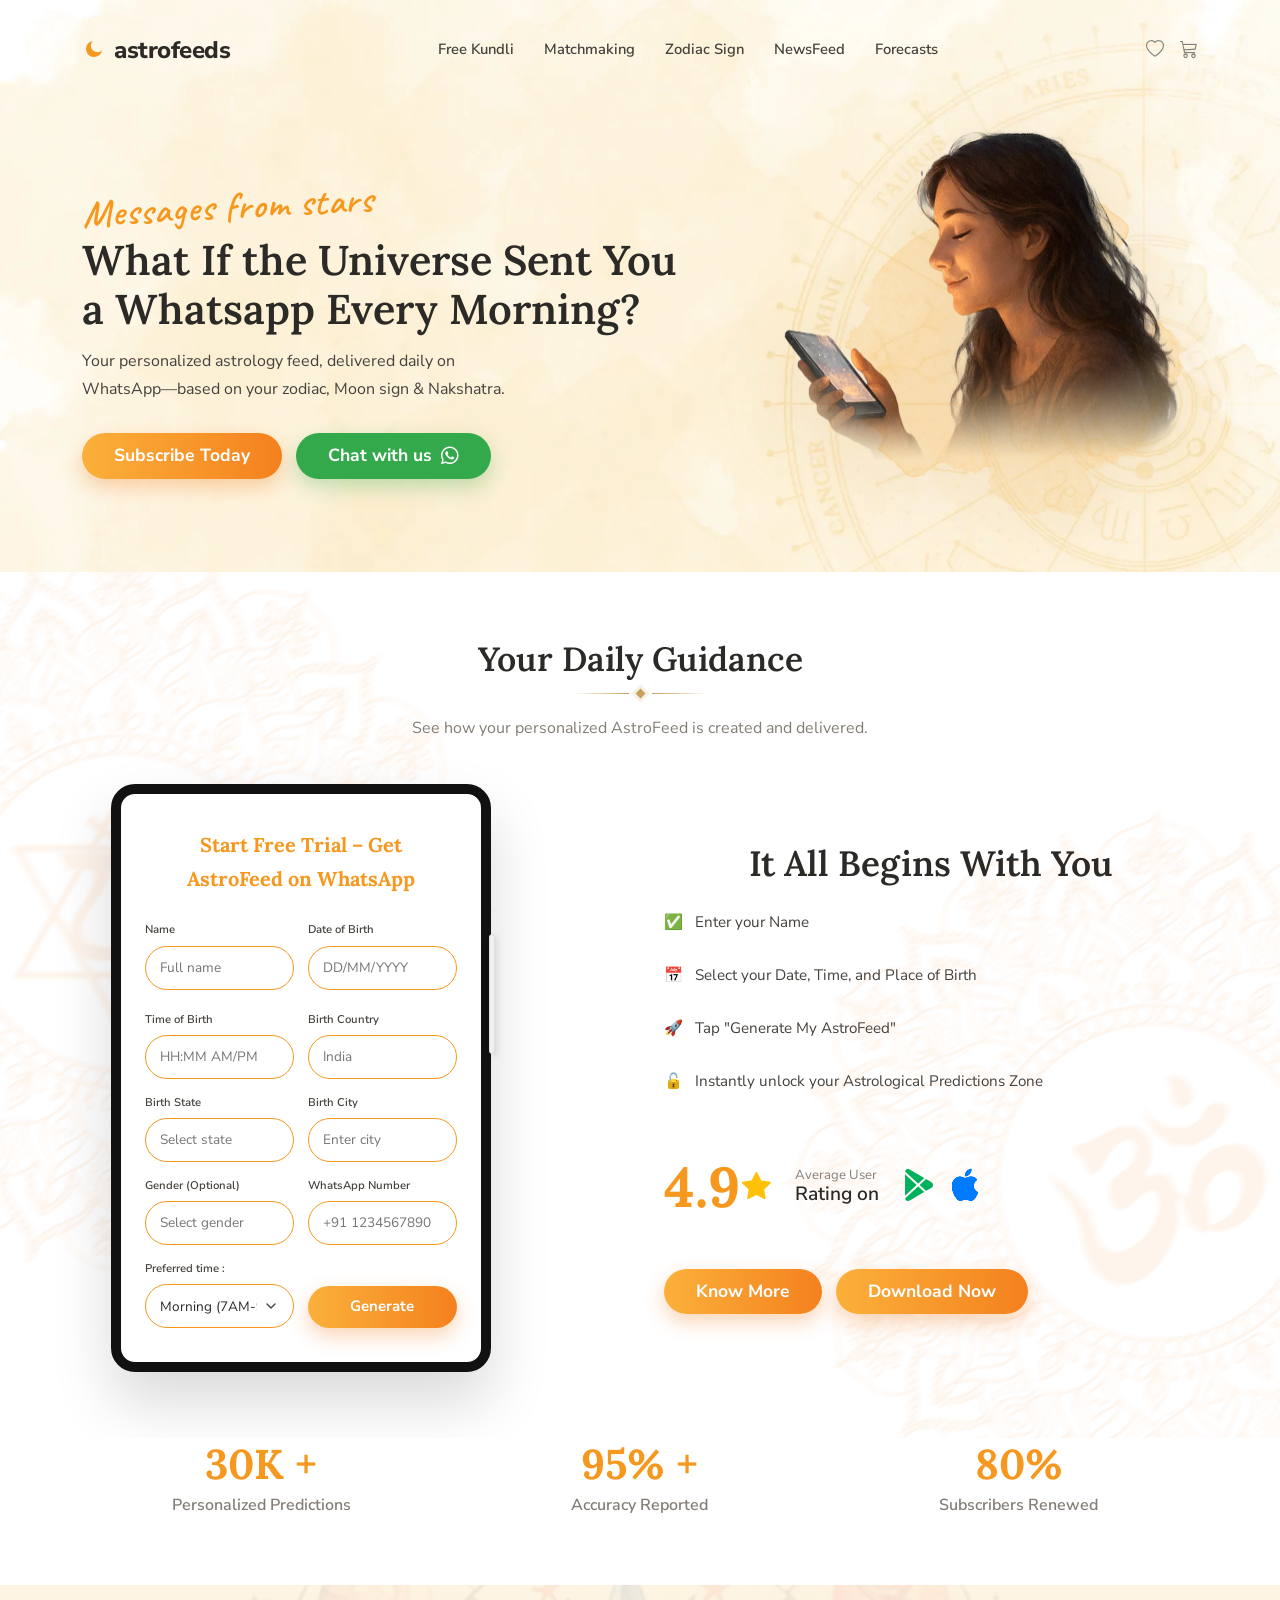
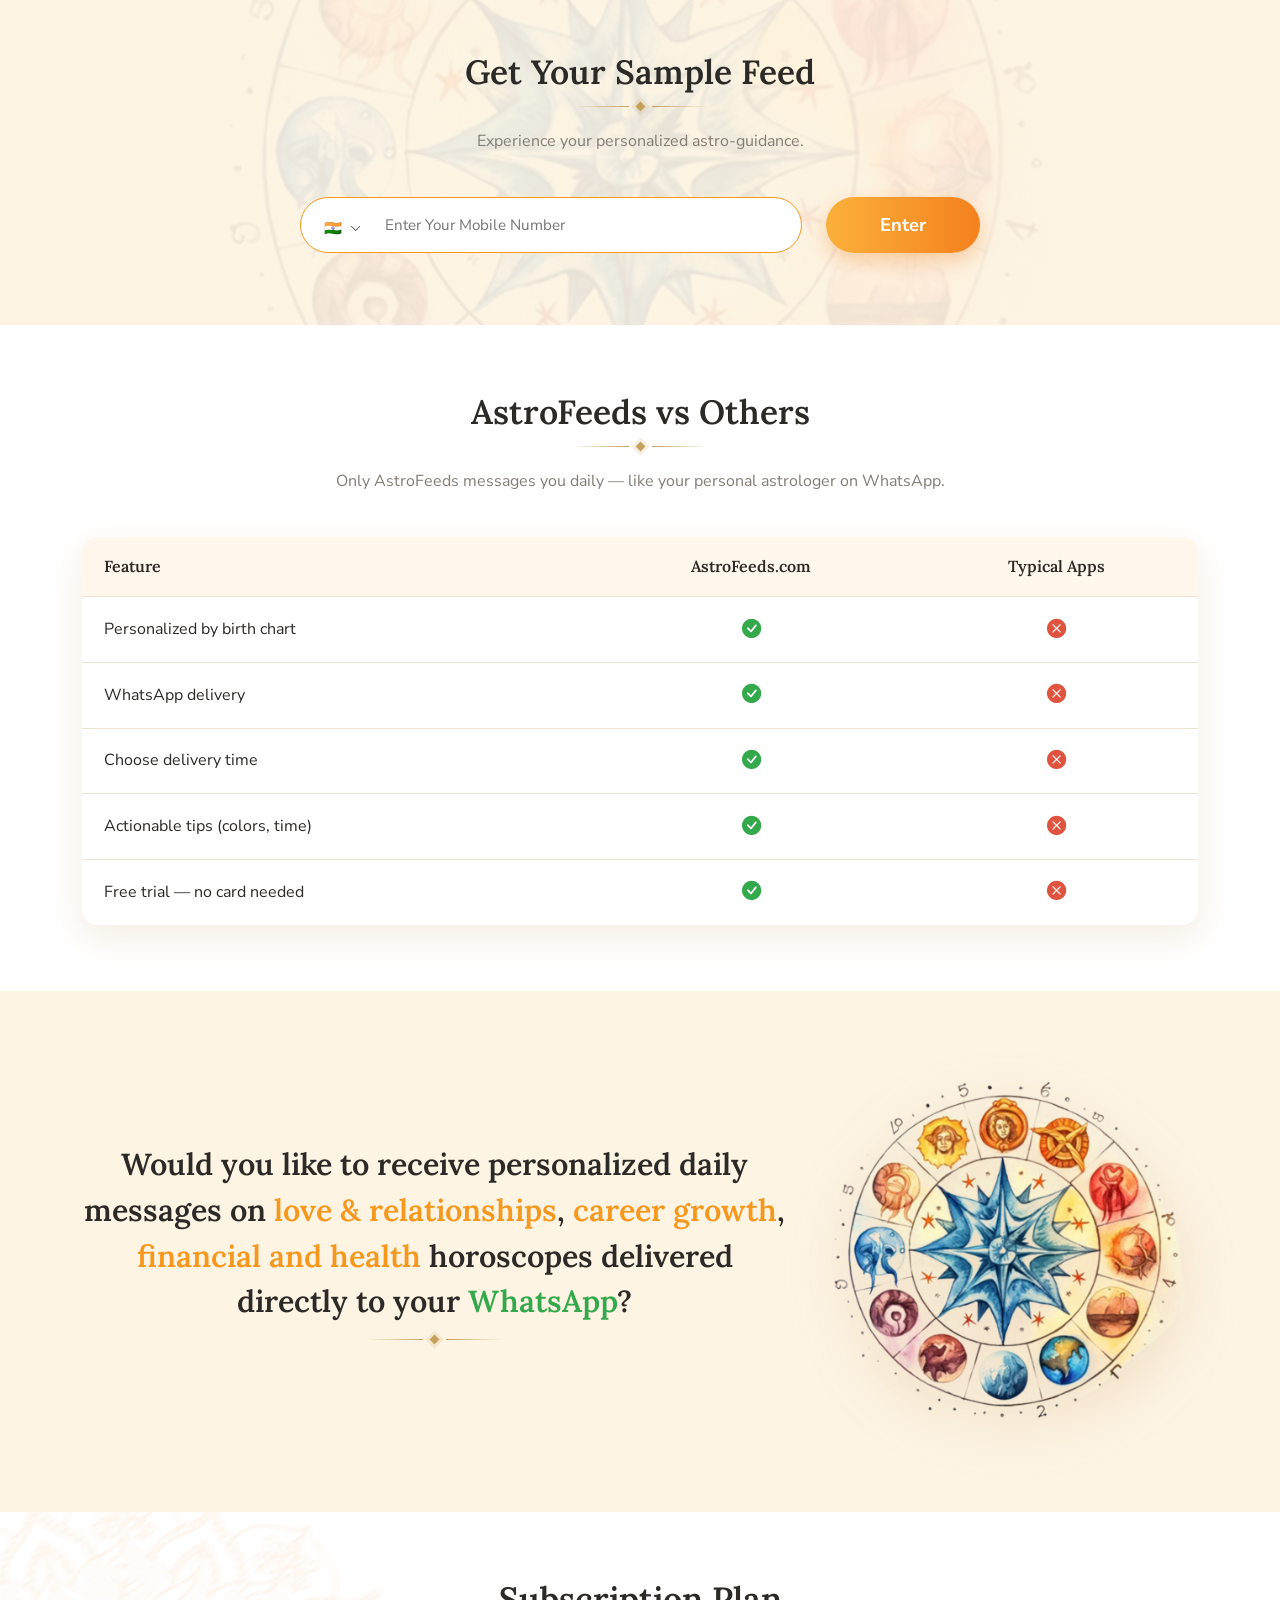
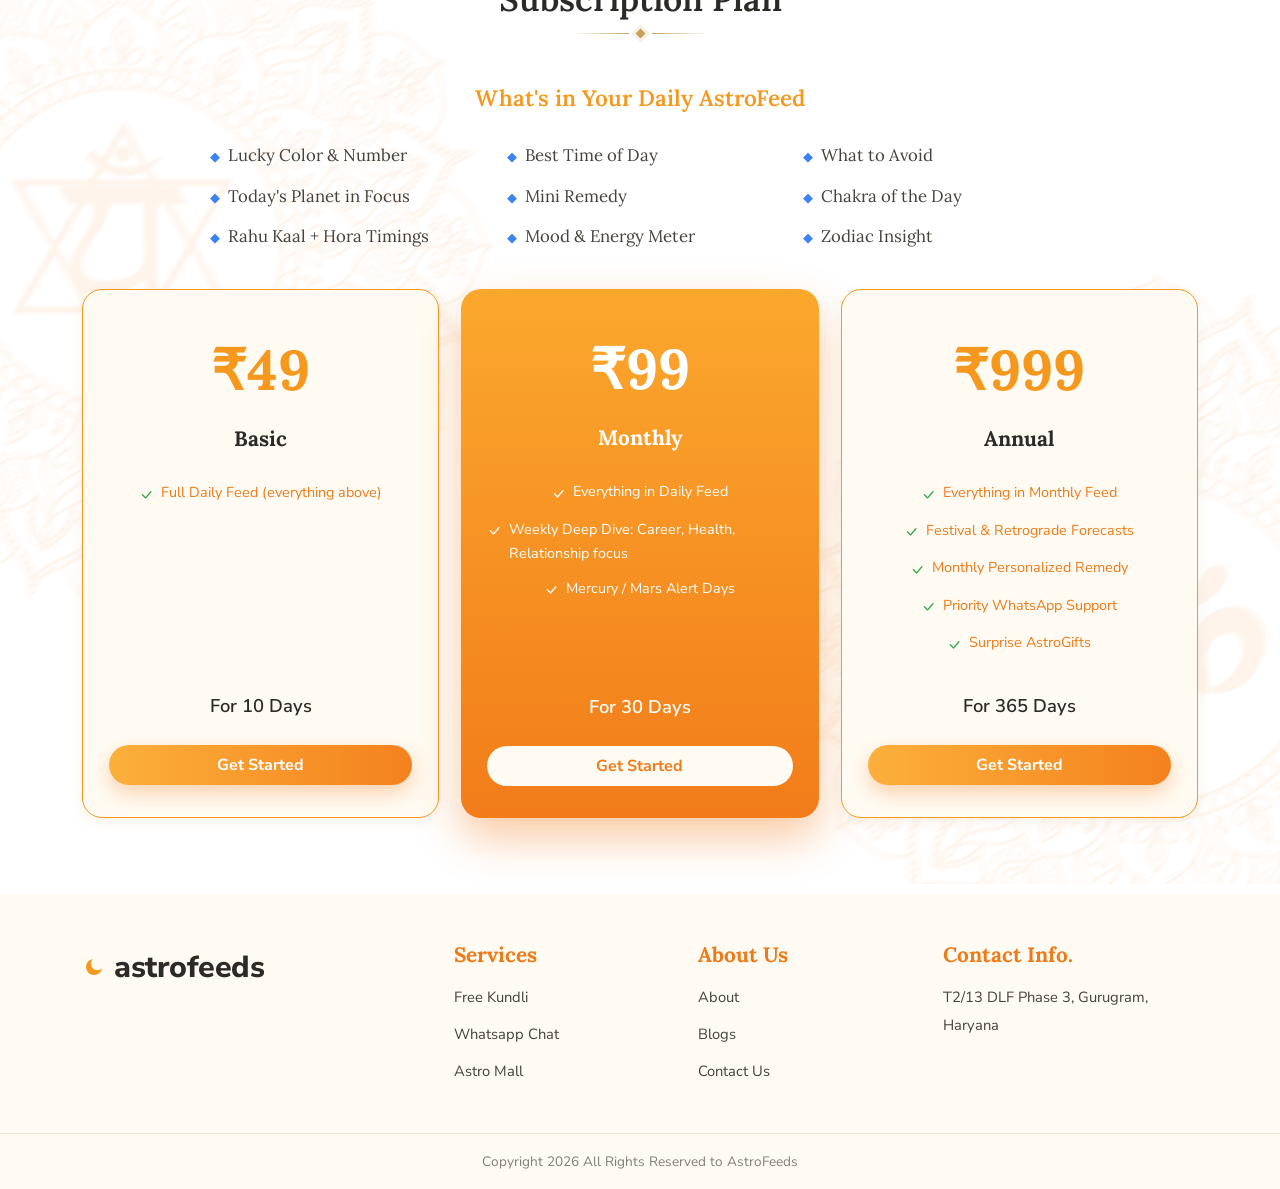
<file: index.html>
<!DOCTYPE html>
<html lang="en">

<head>
  <meta charset="UTF-8">
  <meta name="viewport" content="width=device-width, initial-scale=1.0">
  <title>AstroFeeds — Your Daily Astrology Feed on WhatsApp</title>
  <link rel="preload" as="image" href="assets/images/hero-home.webp">
  <meta name="description"
    content="Personalized astrology feed delivered daily on WhatsApp based on your zodiac, Moon sign & Nakshatra.">
  <link rel="preconnect" href="https://fonts.googleapis.com">
  <link rel="preconnect" href="https://fonts.gstatic.com" crossorigin>
  <link
    href="https://fonts.googleapis.com/css2?family=Caveat:wght@500;600&family=Lora:wght@400;500;600;700&family=Nunito+Sans:wght@300;400;600;700;800&display=swap"
    rel="stylesheet">
  <link href="https://cdn.jsdelivr.net/npm/bootstrap@5.3.3/dist/css/bootstrap.min.css" rel="stylesheet">
  <link href="https://cdn.jsdelivr.net/npm/bootstrap-icons@1.11.3/font/bootstrap-icons.min.css" rel="stylesheet">
  <link href="css/style.css" rel="stylesheet">
</head>

<body>

  <!-- ============ TOP BACKGROUND WRAPPER ============ -->
  <div class="top-bg" style="background: url('assets/images/bg-main.webp') center top / cover no-repeat;">
    <!-- ============ HEADER ============ -->
    <header class="site-header">
      <div class="container nav">
        <a href="index.html" class="brand">
          <svg class="moon" viewBox="0 0 24 24" fill="#F6981E">
            <path d="M21 12.8A8.5 8.5 0 1 1 11.2 3a6.6 6.6 0 0 0 9.8 9.8z" />
          </svg>
          astrofeeds
        </a>
        <button class="nav-toggle" aria-label="Menu"><i class="bi bi-list"></i></button>
        <ul class="nav-links">
          <li><a href="free-kundli.html">Free Kundli</a></li>
          <li><a href="matchmaking.html">Matchmaking</a></li>
          <li><a href="zodiac-signs.html">Zodiac Sign</a></li>
          <li><a href="newsfeed.html">NewsFeed</a></li>
          <li><a href="forecast.html">Forecasts</a></li>
        </ul>
        <div class="nav-icons">
          <i class="bi bi-heart"></i>
          <i class="bi bi-cart3"></i>
        </div>
      </div>
    </header>

    <!-- ============ HERO ============ -->
    <section class="hero">
      <div class="wm" style="top:40%;left:-60px;width:220px"></div>
      <div class="container hero-inner">
        <div class="hero-copy">
          <div class="eyebrow">Messages from stars</div>
          <h1>What If the Universe Sent You <br>a Whatsapp Every Morning?</h1>
          <p class="hero-lead">Your personalized astrology feed, delivered daily on <br>WhatsApp—based on your zodiac, Moon sign &amp; Nakshatra.</p>
          <div class="hero-actions" style="margin-top: 30px;">
            <a href="#guidance" class="btn btn-primary hero-btn">Subscribe Today</a>
            <a href="#" class="btn btn-green hero-btn">Chat with us <i class="bi bi-whatsapp"></i></a>
          </div>
        </div>
        <div class="hero-art">
          <img src="assets/images/hero-home.webp" alt="Woman reading her astrology feed on WhatsApp" width="580"
            style="margin-left: auto;">
        </div>
      </div>
    </section>
  </div>

  <!-- ============ YOUR DAILY GUIDANCE ============ -->
  <section class="section" id="guidance" style="position:relative;overflow:hidden;">
    <div class="wm" style="top:-5%;left:-250px;width:750px;opacity:0.08;"><img src="assets/images/mandala-1.webp" alt="" loading="lazy"></div>
    <div class="wm" style="bottom:-15%;right:-250px;width:750px;opacity:0.08;"><img src="assets/images/mandala-2.webp" alt="" loading="lazy"></div>
    <div class="container">
      <div class="section-head">
        <h2>Your Daily Guidance</h2>
        <div class="divider"><span></span></div>
        <p>See how your personalized AstroFeed is created and delivered.</p>
      </div>

      <div class="row g-5 align-items-center">
        <div class="col-lg-5">
          <form class="device-frame" id="kundliForm" novalidate>
            <div class="form-title">Start Free Trial – Get<br>AstroFeed on WhatsApp</div>
            <div class="form-grid">
              <div class="field"><label>Name</label><input name="name" type="text" placeholder="Full name"><small
                  class="err"></small></div>
              <div class="field"><label>Date of Birth</label><input name="dob" type="text" placeholder="DD/MM/YYYY" onfocus="(this.type='date')" onblur="(this.value==''?this.type='text':this.type='date')"><small class="err"></small>
              </div>
              <div class="field"><label>Time of Birth</label><input name="tob" type="text" placeholder="HH:MM AM/PM" onfocus="(this.type='time')" onblur="(this.value==''?this.type='text':this.type='time')"></div>
              <div class="field"><label>Birth Country</label><input name="country" type="text" placeholder="India">
              </div>
              <div class="field"><label>Birth State</label><input name="state" type="text" placeholder="Select state">
              </div>
              <div class="field"><label>Birth City</label><input name="city" type="text" placeholder="Enter city"></div>
              <div class="field"><label>Gender (Optional)</label><input name="gender" type="text" placeholder="Select gender"></div>
              <div class="field"><label>WhatsApp Number</label><input name="wa" type="tel" placeholder="+91 1234567890">
              </div>
              <div class="field"><label>Preferred time :</label>
                <select name="feedTime">
                  <option>Morning (7AM-9AM)</option>
                  <option>Afternoon (12PM-2PM)</option>
                  <option>Evening (5PM-7PM)</option>
                  <option>Night (9PM-11PM)</option>
                </select>
              </div>
              <div class="field" style="justify-content:flex-end">
                <button class="btn btn-primary btn-block" type="submit"
                  style="border-radius:40px;height:42px;">Generate</button>
              </div>
            </div>
          </form>
          <div class="result" id="kundliResult" hidden></div>
        </div>

        <div class="col-lg-6 offset-lg-1">
          <h2 class="text-center" style="font-size:2.2rem; margin-bottom: 24px;">It All Begins With You</h2>
          <ul class="checklist" style="gap:16px; display:flex; flex-direction:column; margin-bottom:34px;">
            <li><span>✅</span> Enter your Name</li>
            <li><span>📅</span> Select your Date, Time, and Place of Birth</li>
            <li><span>🚀</span> Tap "Generate My AstroFeed"</li>
            <li><span>🔓</span> Instantly unlock your Astrological Predictions Zone</li>
          </ul>
          <div class="rating" style="margin-bottom:34px; align-items:center; flex-wrap: nowrap;">
            <span class="score" style="font-size:3.5rem;">4.9 <i class="bi bi-star-fill"
                style="color:#FFC107; font-size:1.8rem; margin-left:-4px;"></i></span>
            <div style="line-height:1.2; margin-left:12px;">
              <span class="small" style="display:block;">Average User</span>
              <span style="font-weight:600; font-size:1.2rem; color:var(--ink);">Rating on</span>
            </div>
            <div class="stores" style="display:flex; gap:14px; font-size:2rem; margin-left: 12px;">
              <i class="bi bi-google-play g"></i>
              <i class="bi bi-apple a" style="color:#007AFF;"></i>
            </div>
          </div>
          <div class="hero-actions">
            <a href="free-kundli.html" class="btn btn-primary hero-btn">Know More</a>
            <a href="#" class="btn btn-primary hero-btn">Download Now</a>
          </div>
        </div>
      </div>
    </div>
  </section>

  <!-- ============ STATS ============ -->
  <section class="section" style="padding-top:0">
    <div class="container">
      <div class="stats">
        <div class="stat">
          <h3>30K +</h3>
          <p>Personalized Predictions</p>
        </div>
        <div class="stat">
          <h3>95% +</h3>
          <p>Accuracy Reported</p>
        </div>
        <div class="stat">
          <h3>80%</h3>
          <p>Subscribers Renewed</p>
        </div>
      </div>
    </div>
  </section>

  <!-- ============ SAMPLE FEED ============ -->
  <section class="section" style="background:var(--cream-2);position:relative;overflow:hidden;">
    <div class="wm" style="top:50%;left:50%;transform:translate(-50%,-50%);width:900px;opacity:0.08;"><img
        src="assets/images/wa-wheel.webp" alt=""></div>
    <div class="container">
      <div class="section-head">
        <h2>Get Your Sample Feed</h2>
        <div class="divider"><span></span></div>
        <p>Experience your personalized astro-guidance.</p>
      </div>
      <form class="d-flex flex-wrap justify-content-center gap-4" data-toast style="max-width:680px;margin:0 auto">
        <div class="field" style="flex:1;min-width:280px;position:relative;">
          <span
            style="position:absolute;left:24px;top:50%;transform:translateY(-50%);font-size:.9rem;z-index:2;display:flex;align-items:center;gap:8px;font-weight:600;">🇮🇳
            <i class="bi bi-chevron-down" style="font-size:.7rem;margin-top:2px;"></i></span>
          <input type="tel" placeholder="Enter Your Mobile Number"
            style="padding-left:84px;height:56px;font-size:.95rem;">
          <small class="err"></small>
        </div>
        <button class="btn btn-primary" type="submit"
          style="padding:0 54px;height:56px;font-size:1.15rem;border-radius:40px;">Enter</button>
      </form>
    </div>
  </section>

  <!-- ============ ASTROFEEDS VS OTHERS ============ -->
  <section class="section">
    <div class="container">
      <div class="section-head">
        <h2>AstroFeeds vs Others</h2>
        <div class="divider"><span></span></div>
        <p>Only AstroFeeds messages you daily — like your personal astrologer on WhatsApp.</p>
      </div>
      <table class="compare">
        <thead>
          <tr>
            <th>Feature</th>
            <th>AstroFeeds.com</th>
            <th>Typical Apps</th>
          </tr>
        </thead>
        <tbody>
          <tr>
            <td>Personalized by birth chart</td>
            <td><i class="bi bi-check-circle-fill yes"></i></td>
            <td><i class="bi bi-x-circle-fill no"></i></td>
          </tr>
          <tr>
            <td>WhatsApp delivery</td>
            <td><i class="bi bi-check-circle-fill yes"></i></td>
            <td><i class="bi bi-x-circle-fill no"></i></td>
          </tr>
          <tr>
            <td>Choose delivery time</td>
            <td><i class="bi bi-check-circle-fill yes"></i></td>
            <td><i class="bi bi-x-circle-fill no"></i></td>
          </tr>
          <tr>
            <td>Actionable tips (colors, time)</td>
            <td><i class="bi bi-check-circle-fill yes"></i></td>
            <td><i class="bi bi-x-circle-fill no"></i></td>
          </tr>
          <tr>
            <td>Free trial — no card needed</td>
            <td><i class="bi bi-check-circle-fill yes"></i></td>
            <td><i class="bi bi-x-circle-fill no"></i></td>
          </tr>
        </tbody>
      </table>
    </div>
  </section>

  <!-- ============ WHATSAPP CTA ============ -->
  <section class="section" style="background:var(--cream-2)">
    <div class="container wa-band">
      <div class="text-center">
        <h2>Would you like to receive personalized daily messages on
          <span class="highlight">love &amp; relationships</span>,
          <span class="highlight">career growth</span>,
          <span class="highlight">financial and health</span> horoscopes delivered directly to your
          <span class="green">WhatsApp</span>?
        </h2>
        <div class="divider" style="justify-content:center"><span></span></div>
      </div>
      <div class="wa-wheel"><img src="assets/images/wa-wheel.webp" alt="Zodiac wheel"></div>
    </div>
  </section>

  <!-- ============ SUBSCRIPTION PLANS ============ -->
  <section class="section" style="position:relative;overflow:hidden;">
    <div class="wm" style="top:-5%;left:-250px;width:750px;opacity:0.08;"><img src="assets/images/mandala-1.webp" alt="" loading="lazy"></div>
    <div class="wm" style="bottom:-15%;right:-250px;width:750px;opacity:0.08;"><img src="assets/images/mandala-2.webp" alt="" loading="lazy"></div>
    <div class="container">
      <div class="section-head">
        <h2>Subscription Plan</h2>
        <div class="divider"><span></span></div>
      </div>
      <div class="plan-intro">
        <span class="sub-heading">What's in Your Daily AstroFeed</span>
        <ul class="plan-feats">
          <li>Lucky Color &amp; Number</li>
          <li>Today's Planet in Focus</li>
          <li>Rahu Kaal + Hora Timings</li>
          <li>Best Time of Day</li>
          <li>Mini Remedy</li>
          <li>Mood &amp; Energy Meter</li>
          <li>What to Avoid</li>
          <li>Chakra of the Day</li>
          <li>Zodiac Insight</li>
        </ul>
      </div>
      <div class="plans">
        <div class="plan">
          <div class="price">₹49</div>
          <div class="tier">Basic</div>
          <ul>
            <li><i class="bi bi-check-lg"></i> Full Daily Feed (everything above)</li>
          </ul>
          <div class="dur">For 10 Days</div>
          <a href="#" class="btn btn-primary btn-block">Get Started</a>
        </div>
        <div class="plan featured">
          <div class="price">₹99</div>
          <div class="tier">Monthly</div>
          <ul>
            <li><i class="bi bi-check-lg"></i> Everything in Daily Feed</li>
            <li><i class="bi bi-check-lg"></i> Weekly Deep Dive: Career, Health, Relationship focus</li>
            <li><i class="bi bi-check-lg"></i> Mercury / Mars Alert Days</li>
          </ul>
          <div class="dur">For 30 Days</div>
          <a href="#" class="btn btn-block">Get Started</a>
        </div>
        <div class="plan">
          <div class="price">₹999</div>
          <div class="tier">Annual</div>
          <ul>
            <li><i class="bi bi-check-lg"></i> Everything in Monthly Feed</li>
            <li><i class="bi bi-check-lg"></i> Festival &amp; Retrograde Forecasts</li>
            <li><i class="bi bi-check-lg"></i> Monthly Personalized Remedy</li>
            <li><i class="bi bi-check-lg"></i> Priority WhatsApp Support</li>
            <li><i class="bi bi-check-lg"></i> Surprise AstroGifts</li>
          </ul>
          <div class="dur">For 365 Days</div>
          <a href="#" class="btn btn-primary btn-block">Get Started</a>
        </div>
      </div>
    </div>
  </section>

  <!-- ============ FOOTER ============ -->
  <footer class="site-footer">
    <div class="container">
      <div class="footer-grid">
        <div class="footer-brand">
          <a href="index.html" class="brand">
            <svg class="moon" viewBox="0 0 24 24" fill="#F6981E">
              <path d="M21 12.8A8.5 8.5 0 1 1 11.2 3a6.6 6.6 0 0 0 9.8 9.8z" />
            </svg>
            astrofeeds
          </a>
        </div>
        <div class="footer-col">
          <h5>Services</h5>
          <ul>
            <li><a href="free-kundli.html">Free Kundli</a></li>
            <li><a href="#">Whatsapp Chat</a></li>
            <li><a href="#">Astro Mall</a></li>
          </ul>
        </div>
        <div class="footer-col">
          <h5>About Us</h5>
          <ul>
            <li><a href="#">About</a></li>
            <li><a href="newsfeed.html">Blogs</a></li>
            <li><a href="#">Contact Us</a></li>
          </ul>
        </div>
        <div class="footer-col">
          <h5>Contact Info.</h5>
          <address>T2/13 DLF Phase 3, Gurugram, Haryana</address>
        </div>
      </div>
    </div>
    <div class="footer-bottom">Copyright 2026 All Rights Reserved to AstroFeeds</div>
  </footer>

  <script src="https://cdn.jsdelivr.net/npm/bootstrap@5.3.3/dist/js/bootstrap.bundle.min.js"></script>
  <script src="js/main.js"></script>
</body>

</html>
</file>
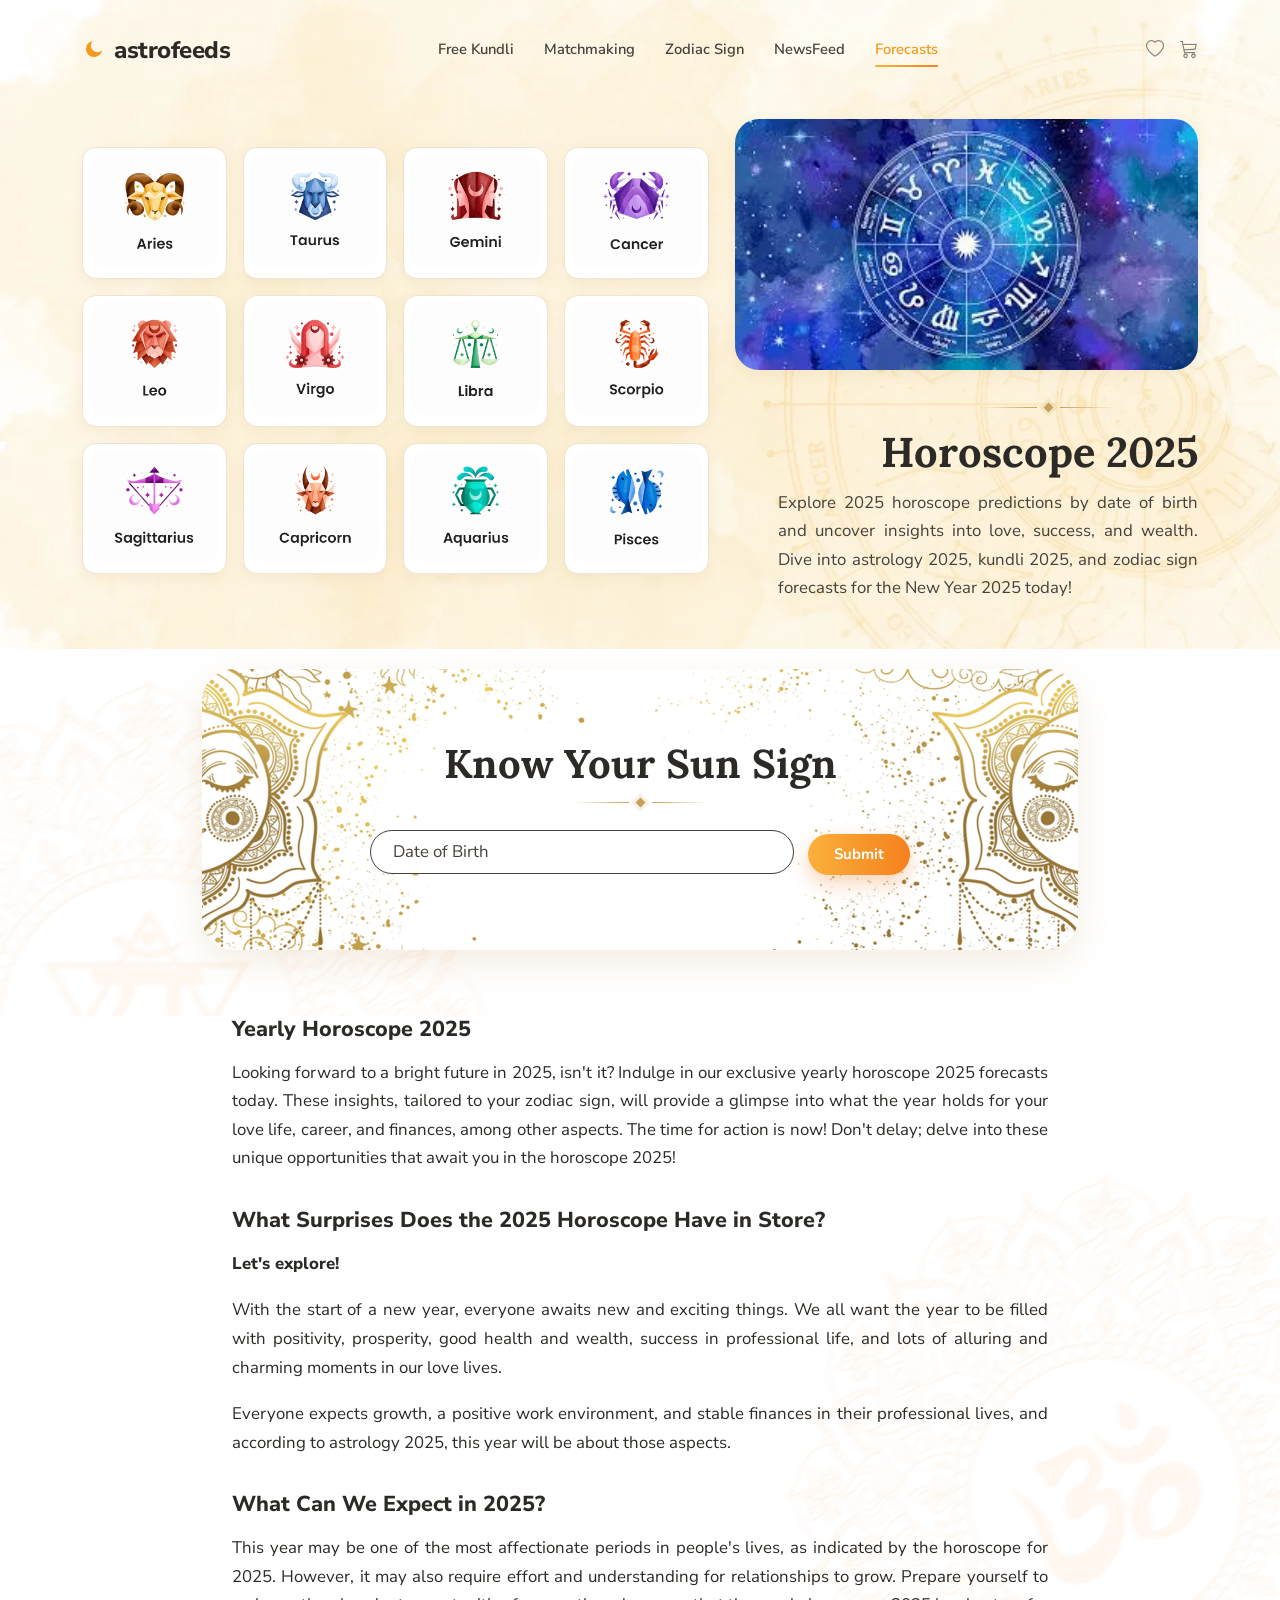
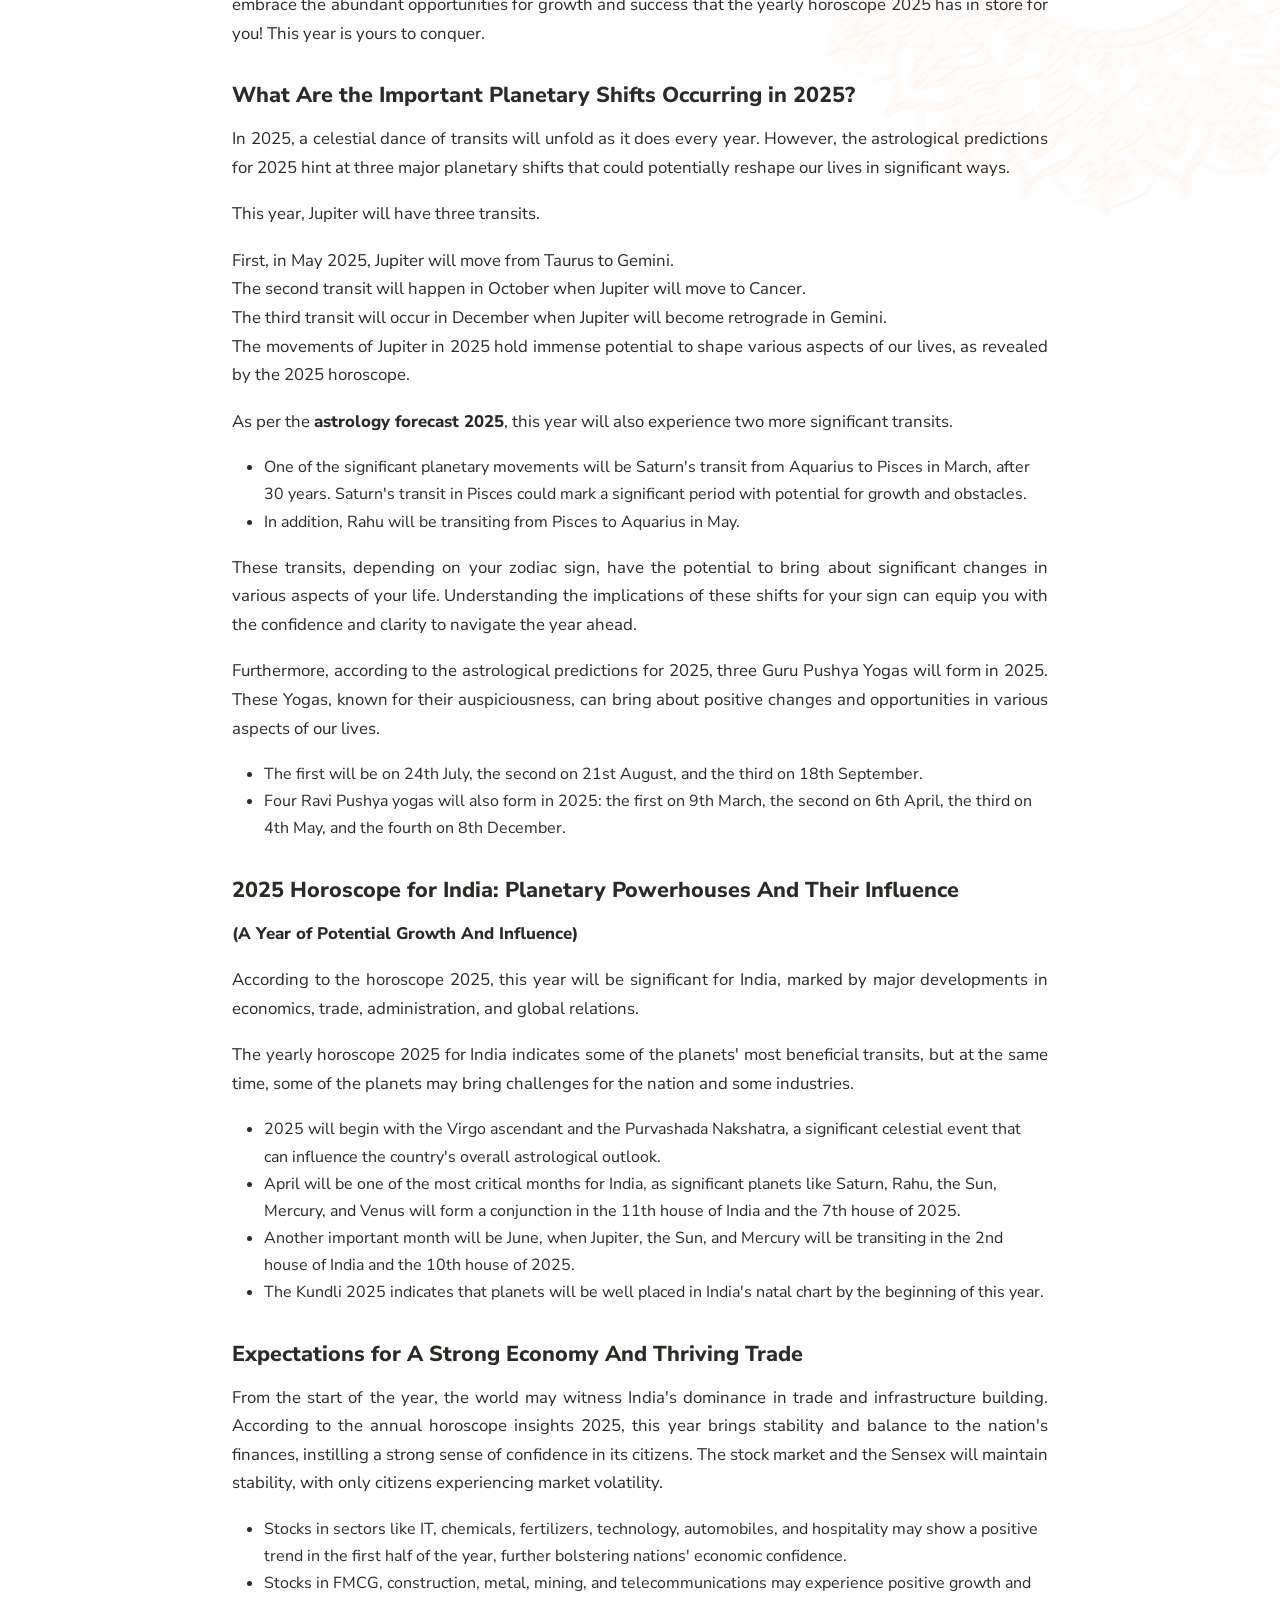
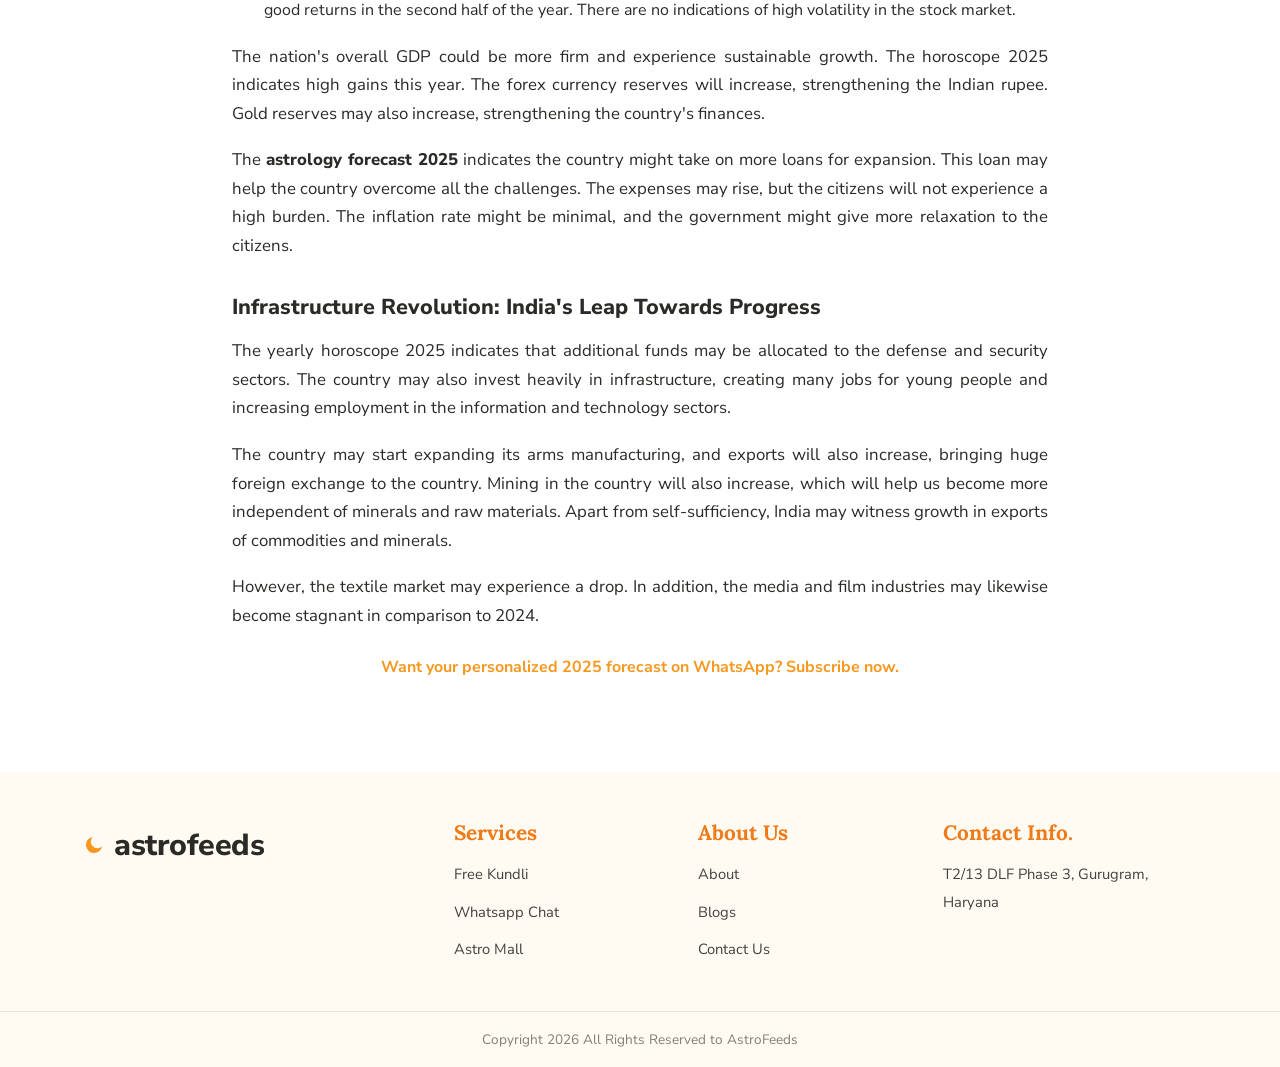
<file: forecast.html>
<!DOCTYPE html>
<html lang="en">
<head>
<meta charset="UTF-8">
<meta name="viewport" content="width=device-width, initial-scale=1.0">
<title>Horoscope 2025 Forecast — Yearly Predictions | AstroFeeds</title>
<meta name="description" content="Explore the 2025 horoscope forecast by date of birth. Know your Sun sign and get yearly predictions with AstroFeeds.">
<link rel="preconnect" href="https://fonts.googleapis.com">
<link rel="preconnect" href="https://fonts.gstatic.com" crossorigin>
<link href="https://fonts.googleapis.com/css2?family=Caveat:wght@500;600&family=Lora:wght@400;500;600;700&family=Nunito+Sans:wght@300;400;600;700;800&display=swap" rel="stylesheet">
<link href="https://cdn.jsdelivr.net/npm/bootstrap@5.3.3/dist/css/bootstrap.min.css" rel="stylesheet">
<link href="https://cdn.jsdelivr.net/npm/bootstrap-icons@1.11.3/font/bootstrap-icons.min.css" rel="stylesheet">
<link href="css/style.css" rel="stylesheet">
</head>
<body>

<div class="top-bg" style="background: url('assets/images/bg-main.webp') center top / cover no-repeat;">
<header class="site-header">
  <div class="container nav">
    <a href="index.html" class="brand"><svg class="moon" viewBox="0 0 24 24" fill="#F6981E"><path d="M21 12.8A8.5 8.5 0 1 1 11.2 3a6.6 6.6 0 0 0 9.8 9.8z"/></svg> astrofeeds</a>
    <button class="nav-toggle" aria-label="Menu"><i class="bi bi-list"></i></button>
    <ul class="nav-links">
      <li><a href="free-kundli.html">Free Kundli</a></li>
      <li><a href="matchmaking.html">Matchmaking</a></li>
      <li><a href="zodiac-signs.html">Zodiac Sign</a></li>
      <li><a href="newsfeed.html">NewsFeed</a></li>
      <li><a href="forecast.html" class="active">Forecasts</a></li>
    </ul>
    <div class="nav-icons"><i class="bi bi-heart"></i><i class="bi bi-cart3"></i></div>
  </div>
</header>

<section class="pagehead" style="background:transparent; padding:34px 0 46px; position:relative; overflow:hidden;">
  <div class="container pagehead-grid">
    <div class="zodiac-grid" >
      <div class="icon-card text-center" style="padding-bottom:10px; cursor:pointer;"><img src="assets/images/icons/Forecast/aries.png" alt="Aries" loading="lazy"></div>
      <div class="icon-card text-center" style="padding-bottom:10px; cursor:pointer;"><img src="assets/images/icons/Forecast/Taurus.png" alt="Taurus" loading="lazy"></div>
      <div class="icon-card text-center" style="padding-bottom:10px; cursor:pointer;"><img src="assets/images/icons/Forecast/gemini.png" alt="Gemini" loading="lazy"></div>
      <div class="icon-card text-center" style="padding-bottom:10px; cursor:pointer;"><img src="assets/images/icons/Forecast/Cancer.png" alt="Cancer" loading="lazy"></div>
      <div class="icon-card text-center" style="padding-bottom:10px; cursor:pointer;"><img src="assets/images/icons/Forecast/Leo.png" alt="Leo" loading="lazy"></div>
      <div class="icon-card text-center" style="padding-bottom:10px; cursor:pointer;"><img src="assets/images/icons/Forecast/Virgo.png" alt="Virgo" loading="lazy"></div>
      <div class="icon-card text-center" style="padding-bottom:10px; cursor:pointer;"><img src="assets/images/icons/Forecast/Libra.png" alt="Libra" loading="lazy"></div>
      <div class="icon-card text-center" style="padding-bottom:10px; cursor:pointer;"><img src="assets/images/icons/Forecast/Scorpio.png" alt="Scorpio" loading="lazy"></div>
      <div class="icon-card text-center" style="padding-bottom:10px; cursor:pointer;"><img src="assets/images/icons/Forecast/Sagittarius.png" alt="Sagittarius" loading="lazy"></div>
      <div class="icon-card text-center" style="padding-bottom:10px; cursor:pointer;"><img src="assets/images/icons/Forecast/Capricorn.png" alt="Capricorn" loading="lazy"></div>
      <div class="icon-card text-center" style="padding-bottom:10px; cursor:pointer;"><img src="assets/images/icons/Forecast/Aquarius.png" alt="Aquarius" loading="lazy"></div>
      <div class="icon-card text-center" style="padding-bottom:10px; cursor:pointer;"><img src="assets/images/icons/Forecast/Pisces.png" alt="Pisces" loading="lazy"></div>
    </div>
    <div style="display:flex; flex-direction:column; align-items:flex-end; text-align:right;">
      <img src="assets/images/hero-forecast.webp" alt="Horoscope 2025" style="width:100%; max-height:280px; object-fit:cover; border-radius:24px; margin-bottom:24px; box-shadow:var(--shadow-sm);">
      <div class="divider" style="justify-content:flex-end; margin-bottom:16px; width:100%; max-width:300px;"><span></span></div>
      <h2 style="font-family:var(--f-display); font-size:2.6rem; font-weight:700; color:var(--ink); margin-bottom:12px; line-height:1.2;">Horoscope 2025</h2>
      <p style="color:var(--ink-2); font-size:1.05rem; line-height:1.7; max-width:420px; margin:0;">Explore 2025 horoscope predictions by date of birth and uncover insights into love, success, and wealth. Dive into astrology 2025, kundli 2025, and zodiac sign forecasts for the New Year 2025 today!</p>
    </div>
  </div>
</section>
</div>

<!-- ===== KNOW YOUR SUN SIGN ===== -->
<section class="section" style="position:relative; overflow:hidden; padding-top:20px;">
  <div class="wm" style="top:5%;left:-200px;width:700px;opacity:0.06;"><img src="assets/images/mandala-1.webp" alt="" loading="lazy"></div>
  <div class="container" style="max-width:920px; position:relative; z-index:1;">
    <div class="sun-banner">
      <h2>Know Your Sun Sign</h2>
      <div class="divider" style="justify-content:center; margin-bottom:24px;"><span></span></div>
      <form class="lookup" id="sunForm" novalidate>
        <div class="field" style="flex:1;min-width:200px"><input name="dob" type="text" placeholder="Date of Birth" onfocus="(this.type='date')" onblur="if(!this.value)this.type='text'" aria-label="Date of birth"><small class="err"></small></div>
        <button class="btn btn-primary" type="submit">Submit</button>
      </form>
    </div>
    <div class="sign-detail" id="sunResult" hidden style="margin-top:26px"></div>
  </div>
</section>

<!-- ===== YEARLY CONTENT ===== -->
<section class="section" style="padding-top:0">
  <div class="wm" style="top:5%;right:-150px;width:650px;opacity:0.06;"><img src="assets/images/mandala-2.webp" alt="" loading="lazy"></div>
  <div class="container content" style="max-width:860px; position:relative; z-index:1;">
    <h3>Yearly Horoscope 2025</h3>
    <p>Looking forward to a bright future in 2025, isn't it? Indulge in our exclusive yearly horoscope 2025 forecasts today. These insights, tailored to your zodiac sign, will provide a glimpse into what the year holds for your love life, career, and finances, among other aspects. The time for action is now! Don't delay; delve into these unique opportunities that await you in the horoscope 2025!</p>

    <h3>What Surprises Does the 2025 Horoscope Have in Store?</h3>
    <p><strong>Let's explore!</strong></p>
    <p>With the start of a new year, everyone awaits new and exciting things. We all want the year to be filled with positivity, prosperity, good health and wealth, success in professional life, and lots of alluring and charming moments in our love lives.</p>
    <p>Everyone expects growth, a positive work environment, and stable finances in their professional lives, and according to astrology 2025, this year will be about those aspects.</p>

    <h3>What Can We Expect in 2025?</h3>
    <p>This year may be one of the most affectionate periods in people's lives, as indicated by the horoscope for 2025. However, it may also require effort and understanding for relationships to grow. Prepare yourself to embrace the abundant opportunities for growth and success that the yearly horoscope 2025 has in store for you! This year is yours to conquer.</p>

    <h3>What Are the Important Planetary Shifts Occurring in 2025?</h3>
    <p>In 2025, a celestial dance of transits will unfold as it does every year. However, the astrological predictions for 2025 hint at three major planetary shifts that could potentially reshape our lives in significant ways.</p>
    <p>This year, Jupiter will have three transits.</p>
    <p>First, in May 2025, Jupiter will move from Taurus to Gemini.<br>
    The second transit will happen in October when Jupiter will move to Cancer.<br>
    The third transit will occur in December when Jupiter will become retrograde in Gemini.<br>
    The movements of Jupiter in 2025 hold immense potential to shape various aspects of our lives, as revealed by the 2025 horoscope.</p>
    
    <p>As per the <strong>astrology forecast 2025</strong>, this year will also experience two more significant transits.</p>
    <ul style="margin-bottom:18px;">
      <li>One of the significant planetary movements will be Saturn's transit from Aquarius to Pisces in March, after 30 years. Saturn's transit in Pisces could mark a significant period with potential for growth and obstacles.</li>
      <li>In addition, Rahu will be transiting from Pisces to Aquarius in May.</li>
    </ul>

    <p>These transits, depending on your zodiac sign, have the potential to bring about significant changes in various aspects of your life. Understanding the implications of these shifts for your sign can equip you with the confidence and clarity to navigate the year ahead.</p>

    <p>Furthermore, according to the astrological predictions for 2025, three Guru Pushya Yogas will form in 2025. These Yogas, known for their auspiciousness, can bring about positive changes and opportunities in various aspects of our lives.</p>
    <ul style="margin-bottom:18px;">
      <li>The first will be on 24th July, the second on 21st August, and the third on 18th September.</li>
      <li>Four Ravi Pushya yogas will also form in 2025: the first on 9th March, the second on 6th April, the third on 4th May, and the fourth on 8th December.</li>
    </ul>

    <h3>2025 Horoscope for India: Planetary Powerhouses And Their Influence</h3>
    <p><strong>(A Year of Potential Growth And Influence)</strong></p>
    <p>According to the horoscope 2025, this year will be significant for India, marked by major developments in economics, trade, administration, and global relations.</p>
    <p>The yearly horoscope 2025 for India indicates some of the planets' most beneficial transits, but at the same time, some of the planets may bring challenges for the nation and some industries.</p>
    <ul style="margin-bottom:18px;">
      <li>2025 will begin with the Virgo ascendant and the Purvashada Nakshatra, a significant celestial event that can influence the country's overall astrological outlook.</li>
      <li>April will be one of the most critical months for India, as significant planets like Saturn, Rahu, the Sun, Mercury, and Venus will form a conjunction in the 11th house of India and the 7th house of 2025.</li>
      <li>Another important month will be June, when Jupiter, the Sun, and Mercury will be transiting in the 2nd house of India and the 10th house of 2025.</li>
      <li>The Kundli 2025 indicates that planets will be well placed in India's natal chart by the beginning of this year.</li>
    </ul>

    <h3>Expectations for A Strong Economy And Thriving Trade</h3>
    <p>From the start of the year, the world may witness India's dominance in trade and infrastructure building. According to the annual horoscope insights 2025, this year brings stability and balance to the nation's finances, instilling a strong sense of confidence in its citizens. The stock market and the Sensex will maintain stability, with only citizens experiencing market volatility.</p>
    <ul style="margin-bottom:18px;">
      <li>Stocks in sectors like IT, chemicals, fertilizers, technology, automobiles, and hospitality may show a positive trend in the first half of the year, further bolstering nations' economic confidence.</li>
      <li>Stocks in FMCG, construction, metal, mining, and telecommunications may experience positive growth and good returns in the second half of the year. There are no indications of high volatility in the stock market.</li>
    </ul>

    <p>The nation's overall GDP could be more firm and experience sustainable growth. The horoscope 2025 indicates high gains this year. The forex currency reserves will increase, strengthening the Indian rupee. Gold reserves may also increase, strengthening the country's finances.</p>
    <p>The <strong>astrology forecast 2025</strong> indicates the country might take on more loans for expansion. This loan may help the country overcome all the challenges. The expenses may rise, but the citizens will not experience a high burden. The inflation rate might be minimal, and the government might give more relaxation to the citizens.</p>

    <h3>Infrastructure Revolution: India's Leap Towards Progress</h3>
    <p>The yearly horoscope 2025 indicates that additional funds may be allocated to the defense and security sectors. The country may also invest heavily in infrastructure, creating many jobs for young people and increasing employment in the information and technology sectors.</p>
    <p>The country may start expanding its arms manufacturing, and exports will also increase, bringing huge foreign exchange to the country. Mining in the country will also increase, which will help us become more independent of minerals and raw materials. Apart from self-sufficiency, India may witness growth in exports of commodities and minerals.</p>
    <p>However, the textile market may experience a drop. In addition, the media and film industries may likewise become stagnant in comparison to 2024.</p>

    <a class="lead-link" href="#" style="font-weight:700; margin-top:24px;">Want your personalized 2025 forecast on WhatsApp? Subscribe now.</a>
  </div>
</section>

<footer class="site-footer">
  <div class="container">
    <div class="footer-grid">
      <div class="footer-brand">
        <a href="index.html" class="brand"><svg class="moon" viewBox="0 0 24 24" fill="#F6981E"><path d="M21 12.8A8.5 8.5 0 1 1 11.2 3a6.6 6.6 0 0 0 9.8 9.8z"/></svg> astrofeeds</a>
      </div>
      <div class="footer-col"><h5>Services</h5><ul><li><a href="free-kundli.html">Free Kundli</a></li><li><a href="#">Whatsapp Chat</a></li><li><a href="#">Astro Mall</a></li></ul></div>
      <div class="footer-col"><h5>About Us</h5><ul><li><a href="#">About</a></li><li><a href="newsfeed.html">Blogs</a></li><li><a href="#">Contact Us</a></li></ul></div>
      <div class="footer-col"><h5>Contact Info.</h5><address>T2/13 DLF Phase 3, Gurugram, Haryana</address></div>
    </div>
  </div>
  <div class="footer-bottom">Copyright 2026 All Rights Reserved to AstroFeeds</div>
</footer>

<script src="https://cdn.jsdelivr.net/npm/bootstrap@5.3.3/dist/js/bootstrap.bundle.min.js"></script>
<script src="js/main.js"></script>
</body>
</html>
</file>
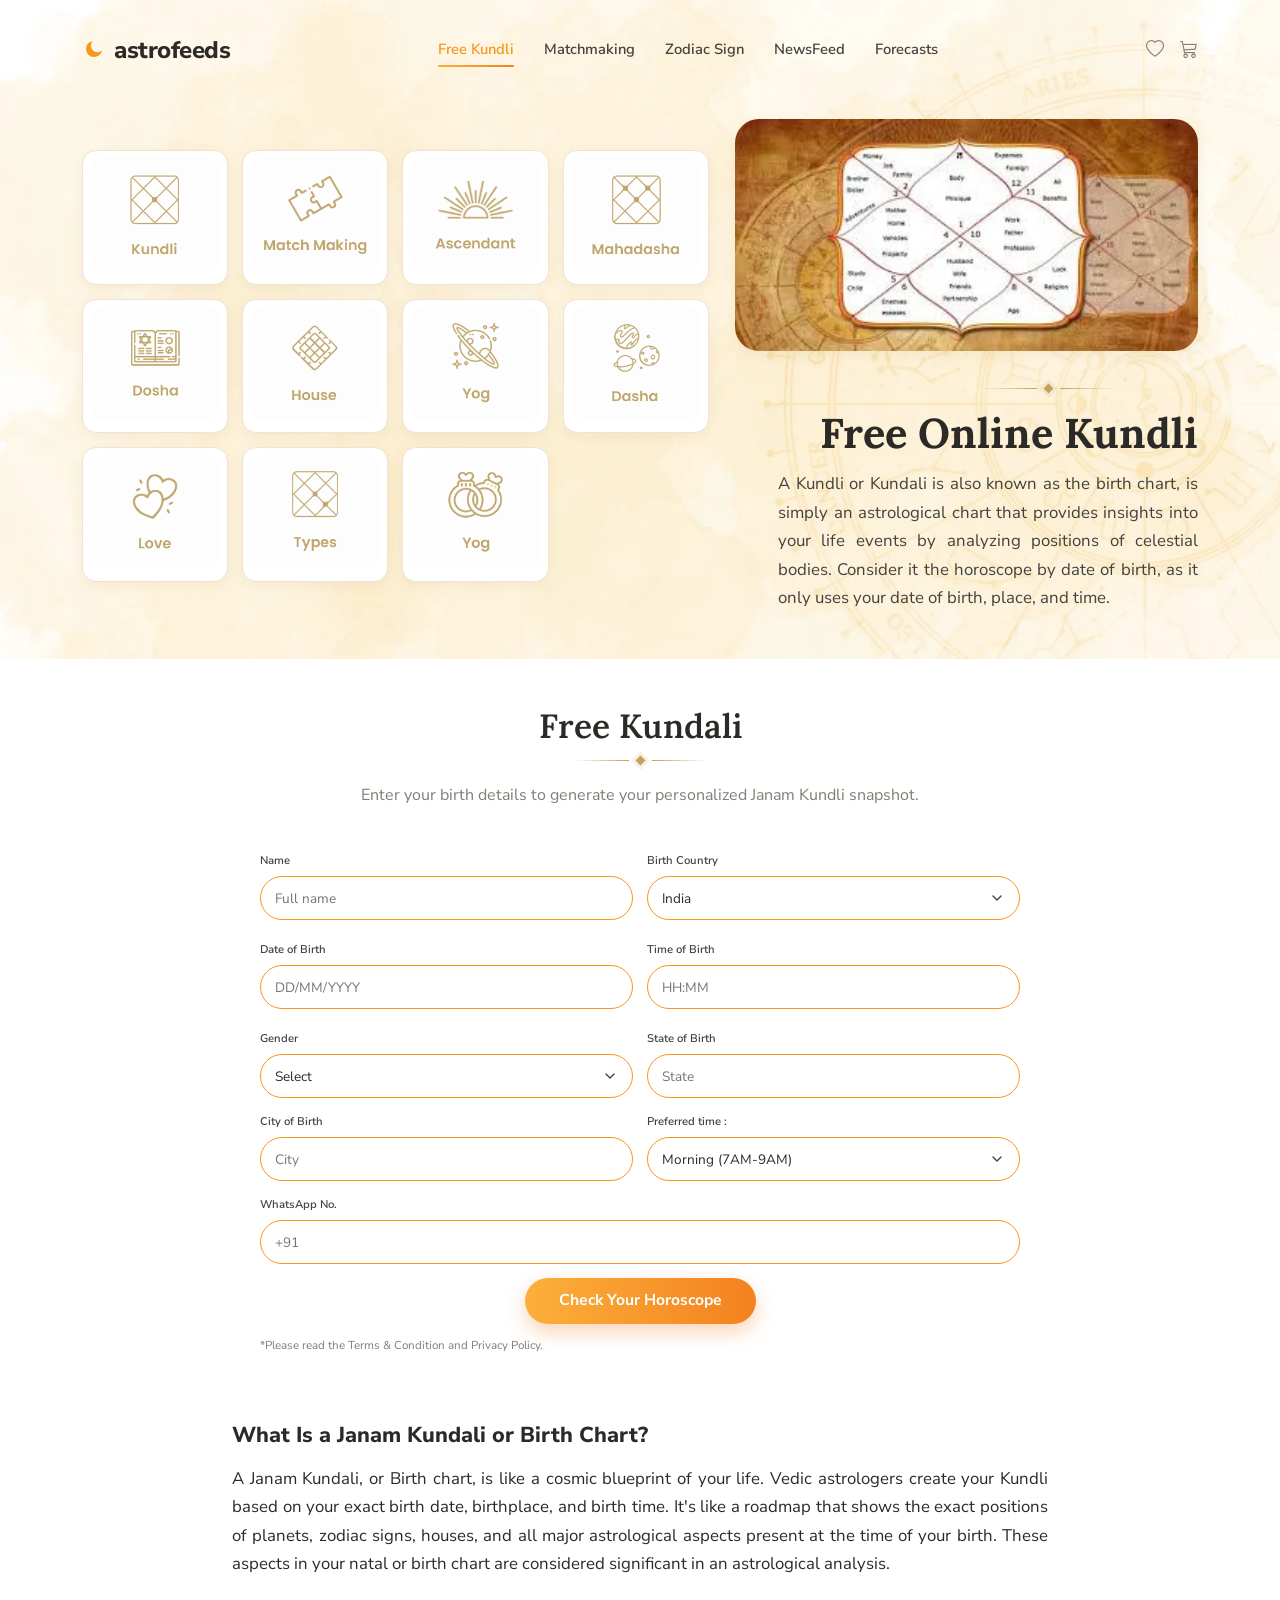
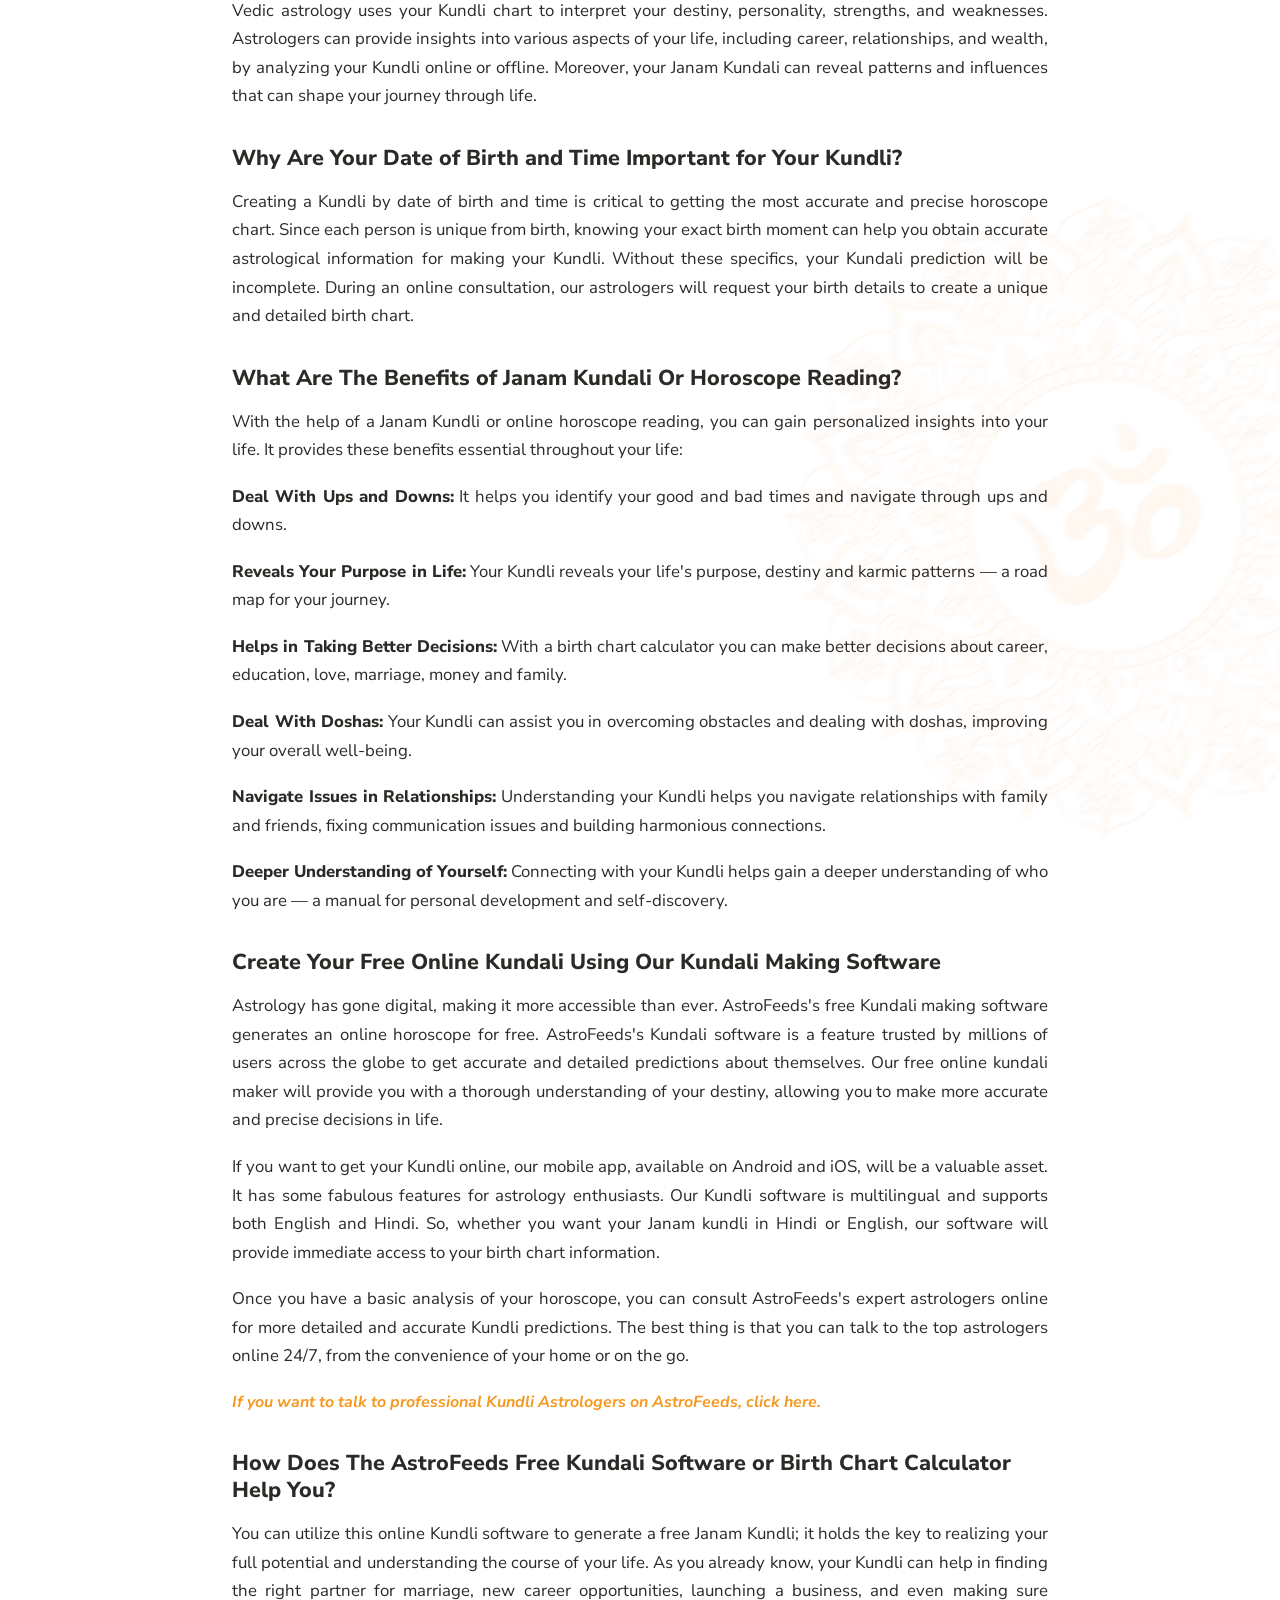
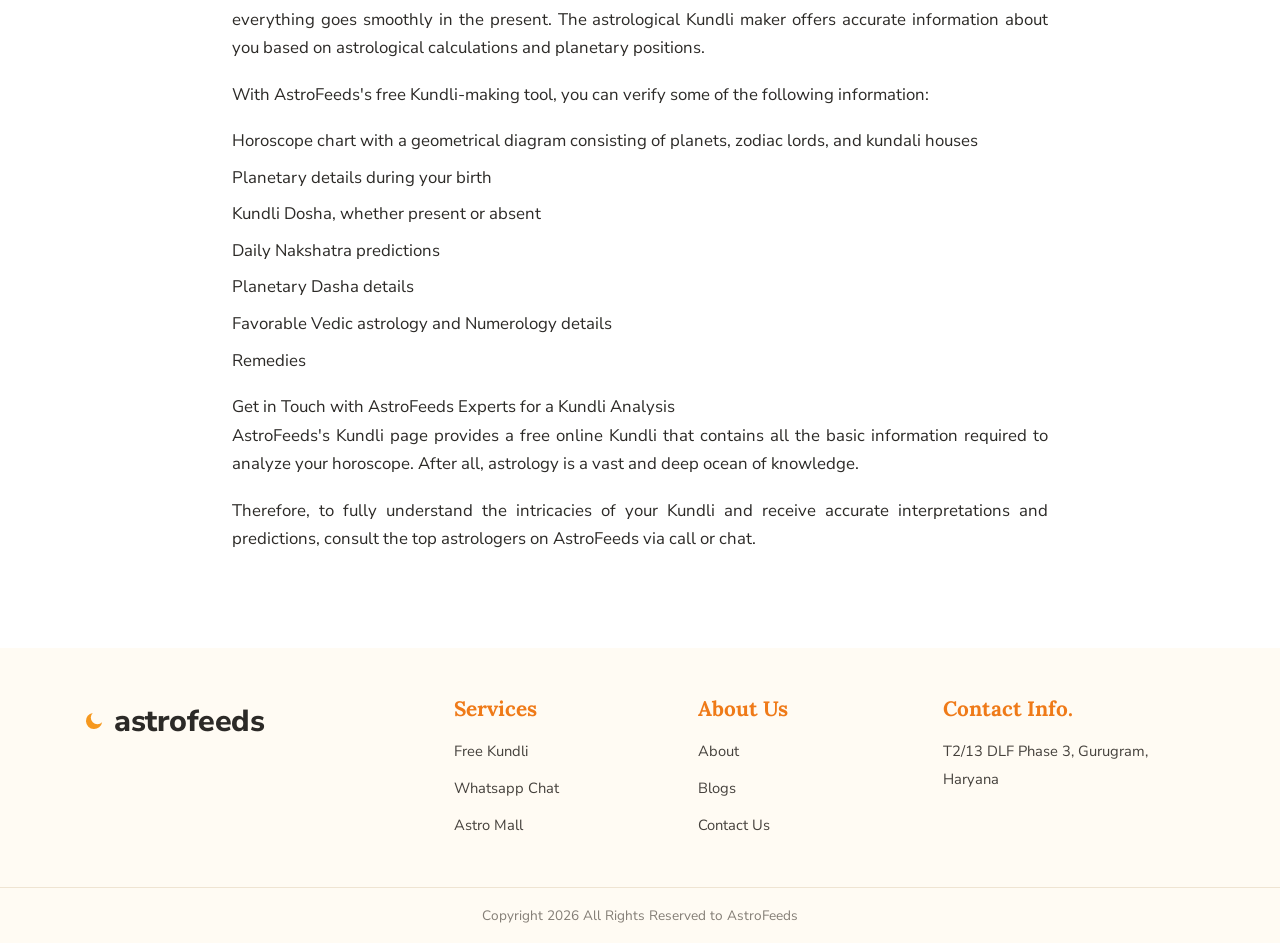
<file: free-kundli.html>
<!DOCTYPE html>
<html lang="en">

<head>
  <meta charset="UTF-8">
  <meta name="viewport" content="width=device-width, initial-scale=1.0">
  <title>Free Kundli — Online Janam Kundli &amp; Birth Chart | AstroFeeds</title>
  <meta name="description"
    content="Generate your free online Janam Kundli / birth chart with AstroFeeds — Sun sign, Moon sign, Ascendant, Nakshatra and more.">
  <link rel="preconnect" href="https://fonts.googleapis.com">
  <link rel="preconnect" href="https://fonts.gstatic.com" crossorigin>
  <link
    href="https://fonts.googleapis.com/css2?family=Caveat:wght@500;600&family=Lora:wght@400;500;600;700&family=Nunito+Sans:wght@300;400;600;700;800&display=swap"
    rel="stylesheet">
  <link href="https://cdn.jsdelivr.net/npm/bootstrap@5.3.3/dist/css/bootstrap.min.css" rel="stylesheet">
  <link href="https://cdn.jsdelivr.net/npm/bootstrap-icons@1.11.3/font/bootstrap-icons.min.css" rel="stylesheet">
  <link href="css/style.css" rel="stylesheet">
</head>

<body>

  <div class="top-bg" style="background: url('assets/images/bg-main.webp') center top / cover no-repeat;">
    <header class="site-header">
      <div class="container nav">
        <a href="index.html" class="brand">
          <svg class="moon" viewBox="0 0 24 24" fill="#F6981E">
            <path d="M21 12.8A8.5 8.5 0 1 1 11.2 3a6.6 6.6 0 0 0 9.8 9.8z" />
          </svg>
          astrofeeds
        </a>
        <button class="nav-toggle" aria-label="Menu"><i class="bi bi-list"></i></button>
        <ul class="nav-links">
          <li><a href="free-kundli.html" class="active">Free Kundli</a></li>
          <li><a href="matchmaking.html">Matchmaking</a></li>
          <li><a href="zodiac-signs.html">Zodiac Sign</a></li>
          <li><a href="newsfeed.html">NewsFeed</a></li>
          <li><a href="forecast.html">Forecasts</a></li>
        </ul>
        <div class="nav-icons"><i class="bi bi-heart"></i><i class="bi bi-cart3"></i></div>
      </div>
    </header>

    <!-- ===== PAGE HEAD: feature grid + chart card ===== -->
    <section class="pagehead" style="background:transparent; padding:34px 0 46px; position:relative; overflow:hidden;">
      <div class="container pagehead-grid">
        <div class="icon-grid" >
          <div class="icon-card text-center" style="padding-bottom:12px; cursor:pointer;"><img src="assets/images/icons/1.png" alt="Kundli" loading="lazy"></div>
          <div class="icon-card text-center" style="padding-bottom:12px; cursor:pointer;"><img src="assets/images/icons/2.png" alt="Match Making" loading="lazy"></div>
          <div class="icon-card text-center" style="padding-bottom:12px; cursor:pointer;"><img src="assets/images/icons/3.png" alt="Ascendant" loading="lazy"></div>
          <div class="icon-card text-center" style="padding-bottom:12px; cursor:pointer;"><img src="assets/images/icons/4.png" alt="Mahadasha" loading="lazy"></div>
          <div class="icon-card text-center" style="padding-bottom:12px; cursor:pointer;"><img src="assets/images/icons/5.png" alt="Dosha" loading="lazy"></div>
          <div class="icon-card text-center" style="padding-bottom:12px; cursor:pointer;"><img src="assets/images/icons/6.png" alt="House" loading="lazy"></div>
          <div class="icon-card text-center" style="padding-bottom:12px; cursor:pointer;"><img src="assets/images/icons/7.png" alt="Yog" loading="lazy"></div>
          <div class="icon-card text-center" style="padding-bottom:12px; cursor:pointer;"><img src="assets/images/icons/8.png" alt="Dasha" loading="lazy"></div>
          <div class="icon-card text-center" style="padding-bottom:12px; cursor:pointer;"><img src="assets/images/icons/9.png" alt="Love" loading="lazy"></div>
          <div class="icon-card text-center" style="padding-bottom:12px; cursor:pointer;"><img src="assets/images/icons/10.png" alt="Types" loading="lazy"></div>
          <div class="icon-card text-center" style="padding-bottom:12px; cursor:pointer;"><img src="assets/images/icons/11.png" alt="Yog" loading="lazy"></div>
        </div>
        <div style="display:flex; flex-direction:column; align-items:flex-end; text-align:right;">
          <img src="assets/images/hero-kundli.webp" alt="Free Kundli Chart" style="width:100%; max-height:280px; object-fit:cover; border-radius:24px; margin-bottom:24px; box-shadow:var(--shadow-sm);">
          <div class="divider" style="justify-content:flex-end; margin-bottom:16px; width:100%; max-width:300px;"><span></span></div>
          <h2 style="font-family:var(--f-display); font-size:2.6rem; font-weight:700; color:var(--ink); margin-bottom:12px; line-height:1.2;">Free Online Kundli</h2>
          <p style="color:var(--ink-2); font-size:1.05rem; line-height:1.7; max-width:420px; margin:0;">A Kundli or Kundali is also known as the birth chart, is simply an astrological chart that provides insights into your life events by analyzing positions of celestial bodies. Consider it the horoscope by date of birth, as it only uses your date of birth, place, and time.</p>
        </div>
      </div>
    </section>
  </div>

  <!-- ===== KUNDLI FORM ===== -->
  <section class="section" style="padding-top:46px; position:relative; overflow:hidden;">
    <div class="container">
      <div class="section-head">
        <h2>Free Kundali</h2>
        <div class="divider"><span></span></div>
        <p>Enter your birth details to generate your personalized Janam Kundli snapshot.</p>
      </div>

      <form class="formcard tint" id="kundliForm" novalidate style="max-width:760px;margin:0 auto">
        <div class="form-grid">
          <div class="field"><label>Name</label><input name="name" type="text" placeholder="Full name"><small
              class="err"></small></div>
          <div class="field"><label>Birth Country</label>
            <select name="country">
              <option value="">Select country</option>
              <option selected>India</option>
              <option>Nepal</option>
              <option>United States</option>
              <option>United Kingdom</option>
              <option>Other</option>
            </select>
          </div>
          <div class="field"><label>Date of Birth</label><input name="dob" type="text" placeholder="DD/MM/YYYY" onfocus="(this.type='date')" onblur="(this.value==''?this.type='text':null)"><small class="err"></small></div>
          <div class="field"><label>Time of Birth</label><input name="tob" type="text" placeholder="HH:MM" onfocus="(this.type='time')" onblur="(this.value==''?this.type='text':null)"></div>
          <div class="field"><label>Gender</label>
            <select name="gender">
              <option value="">Select</option>
              <option>Female</option>
              <option>Male</option>
              <option>Other</option>
            </select>
          </div>
          <div class="field"><label>State of Birth</label><input name="state" type="text" placeholder="State"></div>
          <div class="field"><label>City of Birth</label><input name="city" type="text" placeholder="City"></div>
          <div class="field"><label>Preferred time :</label>
            <select name="feed">
              <option>Morning (7AM-9AM)</option>
              <option>Afternoon (12PM-2PM)</option>
              <option>Evening (5PM-7PM)</option>
              <option>Night (9PM-11PM)</option>
            </select>
          </div>
          <div class="field full"><label>WhatsApp No.</label><input name="wa" type="tel" placeholder="+91"></div>
          <div class="field full" style="align-items:center">
            <button class="btn btn-primary btn-lg" type="submit">Check Your Horoscope</button>
          </div>
        </div>
        <p class="form-note">*Please read the Terms &amp; Condition and Privacy Policy.</p>
      </form>
      <div class="container" style="max-width:760px;padding:0">
        <div class="result" id="kundliResult" hidden></div>
      </div>
    </div>
  </section>

  <!-- ===== CONTENT ===== -->
  <section class="section" style="padding-top:0; position:relative; overflow:hidden;">
    <div class="wm" style="top:15%;right:-150px;width:650px;opacity:0.06;"><img src="assets/images/mandala-2.webp" alt="" loading="lazy"></div>
    <div class="container content" style="max-width:860px; position:relative; z-index:1;">
      <h3>What Is a Janam Kundali or Birth Chart?</h3>
      <p>A Janam Kundali, or Birth chart, is like a cosmic blueprint of your life. Vedic astrologers create your Kundli
        based on your exact birth date, birthplace, and birth time. It's like a roadmap that shows the exact positions
        of planets, zodiac signs, houses, and all major astrological aspects present at the time of your birth. These
        aspects in your natal or birth chart are considered significant in an astrological analysis.</p>
      <p>Vedic astrology uses your Kundli chart to interpret your destiny, personality, strengths, and weaknesses.
        Astrologers can provide insights into various aspects of your life, including career, relationships, and wealth,
        by analyzing your Kundli online or offline. Moreover, your Janam Kundali can reveal patterns and influences that
        can shape your journey through life.</p>

      <h3>Why Are Your Date of Birth and Time Important for Your Kundli?</h3>
      <p>Creating a Kundli by date of birth and time is critical to getting the most accurate and precise horoscope
        chart. Since each person is unique from birth, knowing your exact birth moment can help you obtain accurate
        astrological information for making your Kundli. Without these specifics, your Kundali prediction will be
        incomplete. During an online consultation, our astrologers will request your birth details to create a unique
        and detailed birth chart.</p>

      <h3>What Are The Benefits of Janam Kundali Or Horoscope Reading?</h3>
      <p>With the help of a Janam Kundli or online horoscope reading, you can gain personalized insights into your life.
        It provides these benefits essential throughout your life:</p>
      <p><strong>Deal With Ups and Downs:</strong> It helps you identify your good and bad times and navigate through
        ups and downs.</p>
      <p><strong>Reveals Your Purpose in Life:</strong> Your Kundli reveals your life's purpose, destiny and karmic
        patterns — a road map for your journey.</p>
      <p><strong>Helps in Taking Better Decisions:</strong> With a birth chart calculator you can make better decisions
        about career, education, love, marriage, money and family.</p>
      <p><strong>Deal With Doshas:</strong> Your Kundli can assist you in overcoming obstacles and dealing with doshas,
        improving your overall well-being.</p>
      <p><strong>Navigate Issues in Relationships:</strong> Understanding your Kundli helps you navigate relationships
        with family and friends, fixing communication issues and building harmonious connections.</p>
      <p><strong>Deeper Understanding of Yourself:</strong> Connecting with your Kundli helps gain a deeper
        understanding of who you are — a manual for personal development and self-discovery.</p>

      <h3>Create Your Free Online Kundali Using Our Kundali Making Software</h3>
      <p>Astrology has gone digital, making it more accessible than ever. AstroFeeds's free Kundali making software
        generates an online horoscope for free. AstroFeeds's Kundali software is a feature trusted by millions of users
        across the globe to get accurate and detailed predictions about themselves. Our free online kundali maker will
        provide you with a thorough understanding of your destiny, allowing you to make more accurate and precise
        decisions in life.</p>
      <p>If you want to get your Kundli online, our mobile app, available on Android and iOS, will be a valuable asset.
        It has some fabulous features for astrology enthusiasts. Our Kundli software is multilingual and supports both
        English and Hindi. So, whether you want your Janam kundli in Hindi or English, our software will provide
        immediate access to your birth chart information.</p>
      <p>Once you have a basic analysis of your horoscope, you can consult AstroFeeds's expert astrologers online for
        more detailed and accurate Kundli predictions. The best thing is that you can talk to the top astrologers online
        24/7, from the convenience of your home or on the go.</p>

      <a class="lead-link" href="#" style="font-style:italic; font-weight:700; text-align:left; margin-bottom: 24px;">If
        you want to talk to professional Kundli Astrologers on AstroFeeds, click here.</a>

      <h3>How Does The AstroFeeds Free Kundali Software or Birth Chart Calculator Help You?</h3>
      <p>You can utilize this online Kundli software to generate a free Janam Kundli; it holds the key to realizing your
        full potential and understanding the course of your life. As you already know, your Kundli can help in finding
        the right partner for marriage, new career opportunities, launching a business, and even making sure everything
        goes smoothly in the present. The astrological Kundli maker offers accurate information about you based on
        astrological calculations and planetary positions.</p>
      <p>With AstroFeeds's free Kundli-making tool, you can verify some of the following information:</p>

      <p style="margin-bottom:8px;">Horoscope chart with a geometrical diagram consisting of planets, zodiac lords, and
        kundali houses</p>
      <p style="margin-bottom:8px;">Planetary details during your birth</p>
      <p style="margin-bottom:8px;">Kundli Dosha, whether present or absent</p>
      <p style="margin-bottom:8px;">Daily Nakshatra predictions</p>
      <p style="margin-bottom:8px;">Planetary Dasha details</p>
      <p style="margin-bottom:8px;">Favorable Vedic astrology and Numerology details</p>
      <p style="margin-bottom:18px;">Remedies</p>

      <p>Get in Touch with AstroFeeds Experts for a Kundli Analysis<br>
        AstroFeeds's Kundli page provides a free online Kundli that contains all the basic information required to
        analyze your horoscope. After all, astrology is a vast and deep ocean of knowledge.</p>
      <p>Therefore, to fully understand the intricacies of your Kundli and receive accurate interpretations and
        predictions, consult the top astrologers on AstroFeeds via call or chat.</p>

    </div>
  </section>

  <footer class="site-footer">
    <div class="container">
      <div class="footer-grid">
        <div class="footer-brand">
          <a href="index.html" class="brand"><svg class="moon" viewBox="0 0 24 24" fill="#F6981E">
              <path d="M21 12.8A8.5 8.5 0 1 1 11.2 3a6.6 6.6 0 0 0 9.8 9.8z" />
            </svg> astrofeeds</a>
        </div>
        <div class="footer-col">
          <h5>Services</h5>
          <ul>
            <li><a href="free-kundli.html">Free Kundli</a></li>
            <li><a href="#">Whatsapp Chat</a></li>
            <li><a href="#">Astro Mall</a></li>
          </ul>
        </div>
        <div class="footer-col">
          <h5>About Us</h5>
          <ul>
            <li><a href="#">About</a></li>
            <li><a href="newsfeed.html">Blogs</a></li>
            <li><a href="#">Contact Us</a></li>
          </ul>
        </div>
        <div class="footer-col">
          <h5>Contact Info.</h5>
          <address>T2/13 DLF Phase 3, Gurugram, Haryana</address>
        </div>
      </div>
    </div>
    <div class="footer-bottom">Copyright 2026 All Rights Reserved to AstroFeeds</div>
  </footer>

  <script src="https://cdn.jsdelivr.net/npm/bootstrap@5.3.3/dist/js/bootstrap.bundle.min.js"></script>
  <script src="js/main.js"></script>
</body>

</html>
</file>
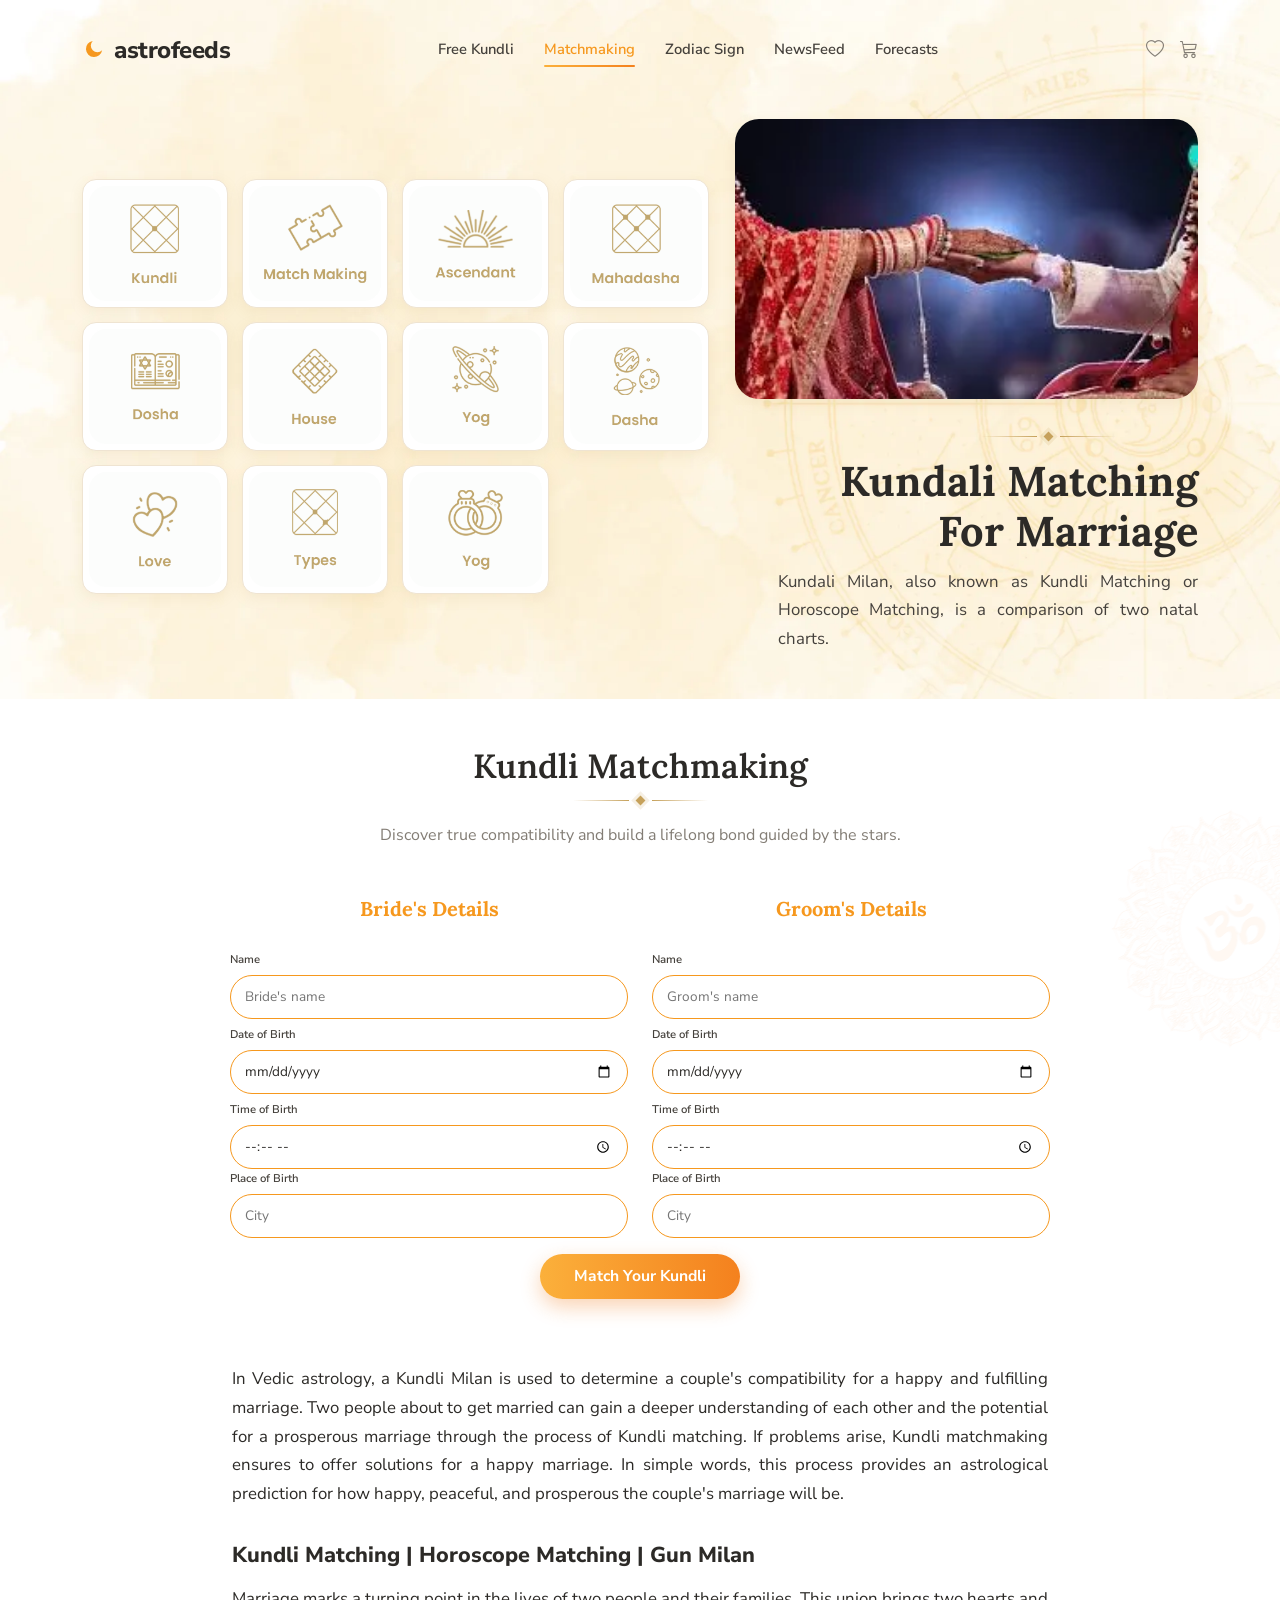
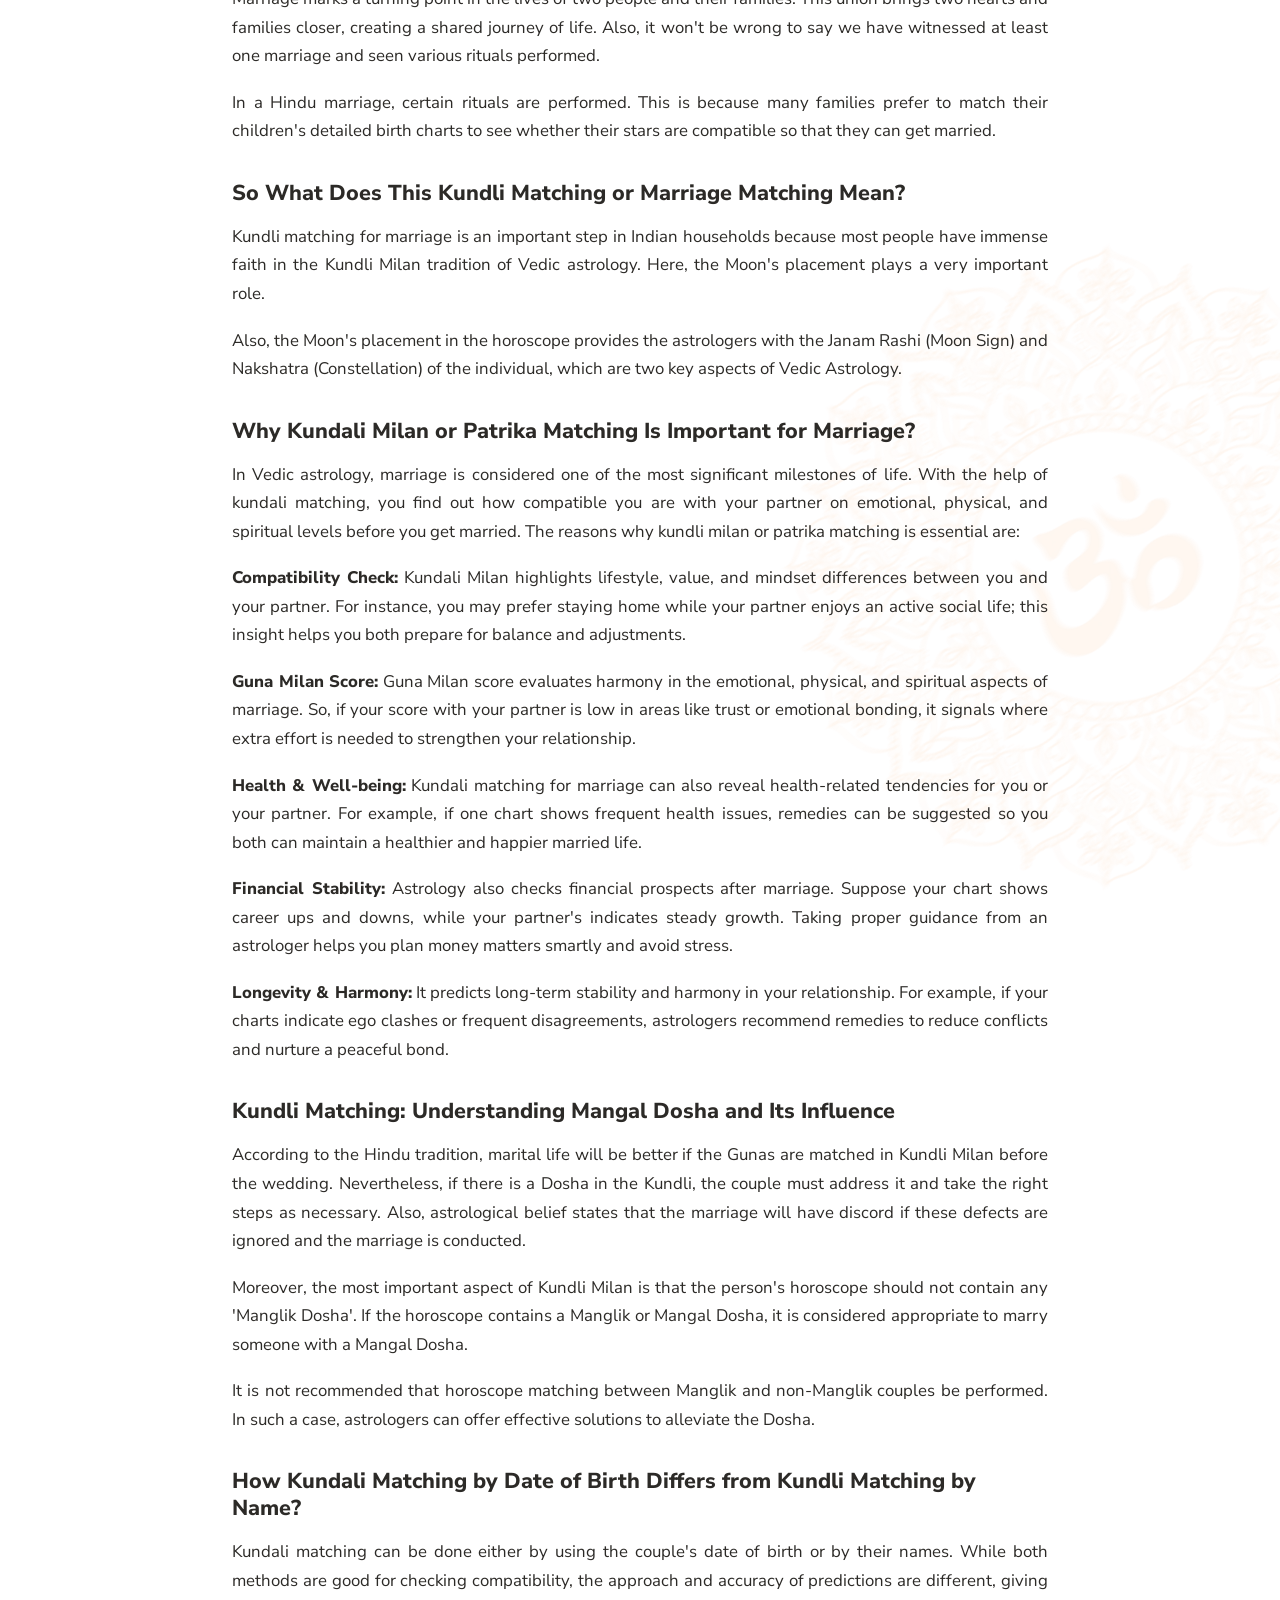
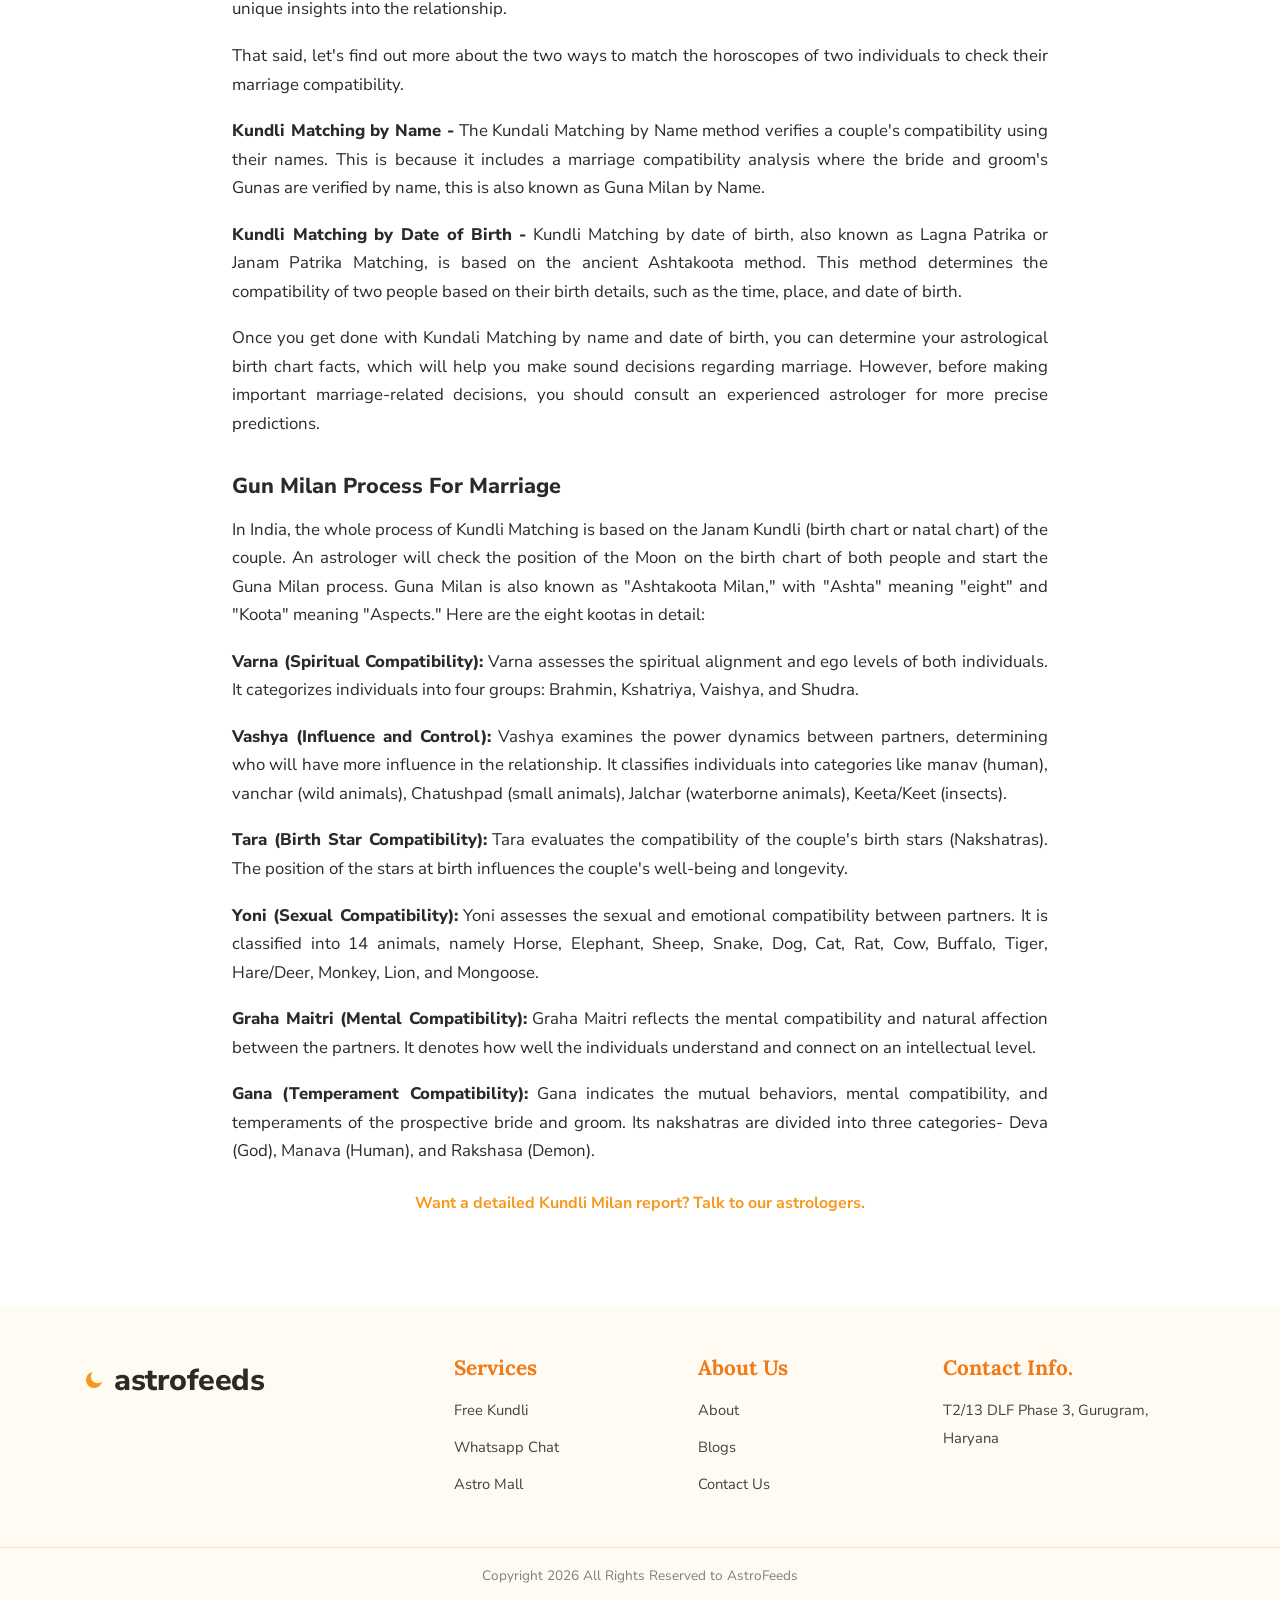
<file: matchmaking.html>
<!DOCTYPE html>
<html lang="en">
<head>
<meta charset="UTF-8">
<meta name="viewport" content="width=device-width, initial-scale=1.0">
<title>Kundli Matchmaking — Kundali Milan for Marriage | AstroFeeds</title>
<meta name="description" content="Free Kundali Matching (Guna Milan / Ashtakoot) for marriage — check compatibility of two birth charts with AstroFeeds.">
<link rel="preconnect" href="https://fonts.googleapis.com">
<link rel="preconnect" href="https://fonts.gstatic.com" crossorigin>
<link href="https://fonts.googleapis.com/css2?family=Caveat:wght@500;600&family=Lora:wght@400;500;600;700&family=Nunito+Sans:wght@300;400;600;700;800&display=swap" rel="stylesheet">
<link href="https://cdn.jsdelivr.net/npm/bootstrap@5.3.3/dist/css/bootstrap.min.css" rel="stylesheet">
<link href="https://cdn.jsdelivr.net/npm/bootstrap-icons@1.11.3/font/bootstrap-icons.min.css" rel="stylesheet">
<link href="css/style.css" rel="stylesheet">
</head>
<body>

<div class="top-bg" style="background: url('assets/images/bg-main.webp') center top / cover no-repeat;">
<header class="site-header">
  <div class="container nav">
    <a href="index.html" class="brand"><svg class="moon" viewBox="0 0 24 24" fill="#F6981E"><path d="M21 12.8A8.5 8.5 0 1 1 11.2 3a6.6 6.6 0 0 0 9.8 9.8z"/></svg> astrofeeds</a>
    <button class="nav-toggle" aria-label="Menu"><i class="bi bi-list"></i></button>
    <ul class="nav-links">
      <li><a href="free-kundli.html">Free Kundli</a></li>
      <li><a href="matchmaking.html" class="active">Matchmaking</a></li>
      <li><a href="zodiac-signs.html">Zodiac Sign</a></li>
      <li><a href="newsfeed.html">NewsFeed</a></li>
      <li><a href="forecast.html">Forecasts</a></li>
    </ul>
    <div class="nav-icons"><i class="bi bi-heart"></i><i class="bi bi-cart3"></i></div>
  </div>
</header>

<section class="pagehead" style="background:transparent; padding:34px 0 46px; position:relative; overflow:hidden;">
  <div class="container pagehead-grid">
    <div class="icon-grid">
      <div class="icon-card"><img src="assets/images/icons/1.png" alt="Kundli" loading="lazy" loading="lazy"></div>
      <div class="icon-card"><img src="assets/images/icons/2.png" alt="Match Making" loading="lazy" loading="lazy"></div>
      <div class="icon-card"><img src="assets/images/icons/3.png" alt="Ascendant" loading="lazy" loading="lazy"></div>
      <div class="icon-card"><img src="assets/images/icons/4.png" alt="Mahadasha" loading="lazy" loading="lazy"></div>
      <div class="icon-card"><img src="assets/images/icons/5.png" alt="Dosha" loading="lazy" loading="lazy"></div>
      <div class="icon-card"><img src="assets/images/icons/6.png" alt="House" loading="lazy" loading="lazy"></div>
      <div class="icon-card"><img src="assets/images/icons/7.png" alt="Yog" loading="lazy" loading="lazy"></div>
      <div class="icon-card"><img src="assets/images/icons/8.png" alt="Dasha" loading="lazy" loading="lazy"></div>
      <div class="icon-card"><img src="assets/images/icons/9.png" alt="Love" loading="lazy" loading="lazy"></div>
      <div class="icon-card"><img src="assets/images/icons/10.png" alt="Types" loading="lazy" loading="lazy"></div>
      <div class="icon-card"><img src="assets/images/icons/11.png" alt="Yog" loading="lazy" loading="lazy"></div>
    </div>
    <div style="display:flex; flex-direction:column; align-items:flex-end; text-align:right;">
      <img src="assets/images/hero-matchmaking.webp" alt="Matchmaking" style="width:100%; max-height:280px; object-fit:cover; border-radius:24px; margin-bottom:24px; box-shadow:var(--shadow-sm);">
      <div class="divider" style="justify-content:flex-end; margin-bottom:16px; width:100%; max-width:300px;"><span></span></div>
      <h2 style="font-family:var(--f-display); font-size:2.6rem; font-weight:700; color:var(--ink); margin-bottom:12px; line-height:1.2;">Kundali Matching<br>For Marriage</h2>
      <p style="color:var(--ink-2); font-size:1.05rem; line-height:1.7; max-width:420px; margin:0;">Kundali Milan, also known as Kundli Matching or Horoscope Matching, is a comparison of two natal charts.</p>
    </div>
  </div>
</section>
</div>

<section class="section" style="padding-top:46px">
  <div class="wm" style="top:16%;right:-70px;width:240px"><img src="assets/images/mandala-2.webp" alt="" loading="lazy"></div>
  <div class="container">
    <div class="section-head">
      <h2>Kundli Matchmaking</h2>
      <div class="divider"><span></span></div>
      <p>Discover true compatibility and build a lifelong bond guided by the stars.</p>
    </div>

    <form class="formcard tint" id="matchForm" novalidate style="max-width:820px;margin:0 auto">
      <div class="row">
        <div class="col-md-6">
          <div class="form-title">Bride's Details</div>
          <div class="field"><label>Name</label><input name="brideName" type="text" placeholder="Bride's name"><small class="err"></small></div>
          <div class="field"><label>Date of Birth</label><input name="brideDob" type="date"><small class="err"></small></div>
          <div class="field"><label>Time of Birth</label><input name="brideTob" type="time"></div>
          <div class="field"><label>Place of Birth</label><input name="bridePob" type="text" placeholder="City"></div>
        </div>
        <div class="col-md-6">
          <div class="form-title mt-4 mt-md-0">Groom's Details</div>
          <div class="field"><label>Name</label><input name="groomName" type="text" placeholder="Groom's name"><small class="err"></small></div>
          <div class="field"><label>Date of Birth</label><input name="groomDob" type="date"><small class="err"></small></div>
          <div class="field"><label>Time of Birth</label><input name="groomTob" type="time"></div>
          <div class="field"><label>Place of Birth</label><input name="groomPob" type="text" placeholder="City"></div>
        </div>
      </div>
      <div class="text-center" style="margin-top:16px">
        <button class="btn btn-primary btn-lg" type="submit">Match Your Kundli</button>
      </div>
    </form>
    <div class="container" style="max-width:820px;padding:0"><div class="result" id="matchResult" hidden></div></div>
  </div>
</section>

<section class="section" style="padding-top:0; position:relative; overflow:hidden;">
  <div class="wm" style="top:15%;right:-150px;width:650px;opacity:0.06;"><img src="assets/images/mandala-2.webp" alt="" loading="lazy"></div>
  <div class="container content" style="max-width:860px; position:relative; z-index:1;">
    <p>In Vedic astrology, a Kundli Milan is used to determine a couple's compatibility for a happy and fulfilling marriage. Two people about to get married can gain a deeper understanding of each other and the potential for a prosperous marriage through the process of Kundli matching. If problems arise, Kundli matchmaking ensures to offer solutions for a happy marriage. In simple words, this process provides an astrological prediction for how happy, peaceful, and prosperous the couple's marriage will be.</p>

    <h3>Kundli Matching | Horoscope Matching | Gun Milan</h3>
    <p>Marriage marks a turning point in the lives of two people and their families. This union brings two hearts and families closer, creating a shared journey of life. Also, it won't be wrong to say we have witnessed at least one marriage and seen various rituals performed.</p>
    <p>In a Hindu marriage, certain rituals are performed. This is because many families prefer to match their children's detailed birth charts to see whether their stars are compatible so that they can get married.</p>

    <h3>So What Does This Kundli Matching or Marriage Matching Mean?</h3>
    <p>Kundli matching for marriage is an important step in Indian households because most people have immense faith in the Kundli Milan tradition of Vedic astrology. Here, the Moon's placement plays a very important role.</p>
    <p>Also, the Moon's placement in the horoscope provides the astrologers with the Janam Rashi (Moon Sign) and Nakshatra (Constellation) of the individual, which are two key aspects of Vedic Astrology.</p>

    <h3>Why Kundali Milan or Patrika Matching Is Important for Marriage?</h3>
    <p>In Vedic astrology, marriage is considered one of the most significant milestones of life. With the help of kundali matching, you find out how compatible you are with your partner on emotional, physical, and spiritual levels before you get married. The reasons why kundli milan or patrika matching is essential are:</p>
    
    <p><strong>Compatibility Check:</strong> Kundali Milan highlights lifestyle, value, and mindset differences between you and your partner. For instance, you may prefer staying home while your partner enjoys an active social life; this insight helps you both prepare for balance and adjustments.</p>
    <p><strong>Guna Milan Score:</strong> Guna Milan score evaluates harmony in the emotional, physical, and spiritual aspects of marriage. So, if your score with your partner is low in areas like trust or emotional bonding, it signals where extra effort is needed to strengthen your relationship.</p>
    <p><strong>Health &amp; Well-being:</strong> Kundali matching for marriage can also reveal health-related tendencies for you or your partner. For example, if one chart shows frequent health issues, remedies can be suggested so you both can maintain a healthier and happier married life.</p>
    <p><strong>Financial Stability:</strong> Astrology also checks financial prospects after marriage. Suppose your chart shows career ups and downs, while your partner's indicates steady growth. Taking proper guidance from an astrologer helps you plan money matters smartly and avoid stress.</p>
    <p><strong>Longevity &amp; Harmony:</strong> It predicts long-term stability and harmony in your relationship. For example, if your charts indicate ego clashes or frequent disagreements, astrologers recommend remedies to reduce conflicts and nurture a peaceful bond.</p>

    <h3>Kundli Matching: Understanding Mangal Dosha and Its Influence</h3>
    <p>According to the Hindu tradition, marital life will be better if the Gunas are matched in Kundli Milan before the wedding. Nevertheless, if there is a Dosha in the Kundli, the couple must address it and take the right steps as necessary. Also, astrological belief states that the marriage will have discord if these defects are ignored and the marriage is conducted.</p>
    <p>Moreover, the most important aspect of Kundli Milan is that the person's horoscope should not contain any 'Manglik Dosha'. If the horoscope contains a Manglik or Mangal Dosha, it is considered appropriate to marry someone with a Mangal Dosha.</p>
    <p>It is not recommended that horoscope matching between Manglik and non-Manglik couples be performed. In such a case, astrologers can offer effective solutions to alleviate the Dosha.</p>

    <h3>How Kundali Matching by Date of Birth Differs from Kundli Matching by Name?</h3>
    <p>Kundali matching can be done either by using the couple's date of birth or by their names. While both methods are good for checking compatibility, the approach and accuracy of predictions are different, giving unique insights into the relationship.</p>
    <p>That said, let's find out more about the two ways to match the horoscopes of two individuals to check their marriage compatibility.</p>
    
    <p><strong>Kundli Matching by Name -</strong> The Kundali Matching by Name method verifies a couple's compatibility using their names. This is because it includes a marriage compatibility analysis where the bride and groom's Gunas are verified by name, this is also known as Guna Milan by Name.</p>
    <p><strong>Kundli Matching by Date of Birth -</strong> Kundli Matching by date of birth, also known as Lagna Patrika or Janam Patrika Matching, is based on the ancient Ashtakoota method. This method determines the compatibility of two people based on their birth details, such as the time, place, and date of birth.</p>
    <p>Once you get done with Kundali Matching by name and date of birth, you can determine your astrological birth chart facts, which will help you make sound decisions regarding marriage. However, before making important marriage-related decisions, you should consult an experienced astrologer for more precise predictions.</p>

    <h3>Gun Milan Process For Marriage</h3>
    <p>In India, the whole process of Kundli Matching is based on the Janam Kundli (birth chart or natal chart) of the couple. An astrologer will check the position of the Moon on the birth chart of both people and start the Guna Milan process. Guna Milan is also known as "Ashtakoota Milan," with "Ashta" meaning "eight" and "Koota" meaning "Aspects." Here are the eight kootas in detail:</p>
    
    <p><strong>Varna (Spiritual Compatibility):</strong> Varna assesses the spiritual alignment and ego levels of both individuals. It categorizes individuals into four groups: Brahmin, Kshatriya, Vaishya, and Shudra.</p>
    <p><strong>Vashya (Influence and Control):</strong> Vashya examines the power dynamics between partners, determining who will have more influence in the relationship. It classifies individuals into categories like manav (human), vanchar (wild animals), Chatushpad (small animals), Jalchar (waterborne animals), Keeta/Keet (insects).</p>
    <p><strong>Tara (Birth Star Compatibility):</strong> Tara evaluates the compatibility of the couple's birth stars (Nakshatras). The position of the stars at birth influences the couple's well-being and longevity.</p>
    <p><strong>Yoni (Sexual Compatibility):</strong> Yoni assesses the sexual and emotional compatibility between partners. It is classified into 14 animals, namely Horse, Elephant, Sheep, Snake, Dog, Cat, Rat, Cow, Buffalo, Tiger, Hare/Deer, Monkey, Lion, and Mongoose.</p>
    <p><strong>Graha Maitri (Mental Compatibility):</strong> Graha Maitri reflects the mental compatibility and natural affection between the partners. It denotes how well the individuals understand and connect on an intellectual level.</p>
    <p><strong>Gana (Temperament Compatibility):</strong> Gana indicates the mutual behaviors, mental compatibility, and temperaments of the prospective bride and groom. Its nakshatras are divided into three categories- Deva (God), Manava (Human), and Rakshasa (Demon).</p>

    <a class="lead-link" href="#" style="font-weight:700; margin-top:24px;">Want a detailed Kundli Milan report? Talk to our astrologers.</a>
  </div>
</section>

<footer class="site-footer">
  <div class="container">
    <div class="footer-grid">
      <div class="footer-brand">
        <a href="index.html" class="brand"><svg class="moon" viewBox="0 0 24 24" fill="#F6981E"><path d="M21 12.8A8.5 8.5 0 1 1 11.2 3a6.6 6.6 0 0 0 9.8 9.8z"/></svg> astrofeeds</a>
      </div>
      <div class="footer-col"><h5>Services</h5><ul><li><a href="free-kundli.html">Free Kundli</a></li><li><a href="#">Whatsapp Chat</a></li><li><a href="#">Astro Mall</a></li></ul></div>
      <div class="footer-col"><h5>About Us</h5><ul><li><a href="#">About</a></li><li><a href="newsfeed.html">Blogs</a></li><li><a href="#">Contact Us</a></li></ul></div>
      <div class="footer-col"><h5>Contact Info.</h5><address>T2/13 DLF Phase 3, Gurugram, Haryana</address></div>
    </div>
  </div>
  <div class="footer-bottom">Copyright 2026 All Rights Reserved to AstroFeeds</div>
</footer>

<script src="https://cdn.jsdelivr.net/npm/bootstrap@5.3.3/dist/js/bootstrap.bundle.min.js"></script>
<script src="js/main.js"></script>
</body>
</html>
</file>
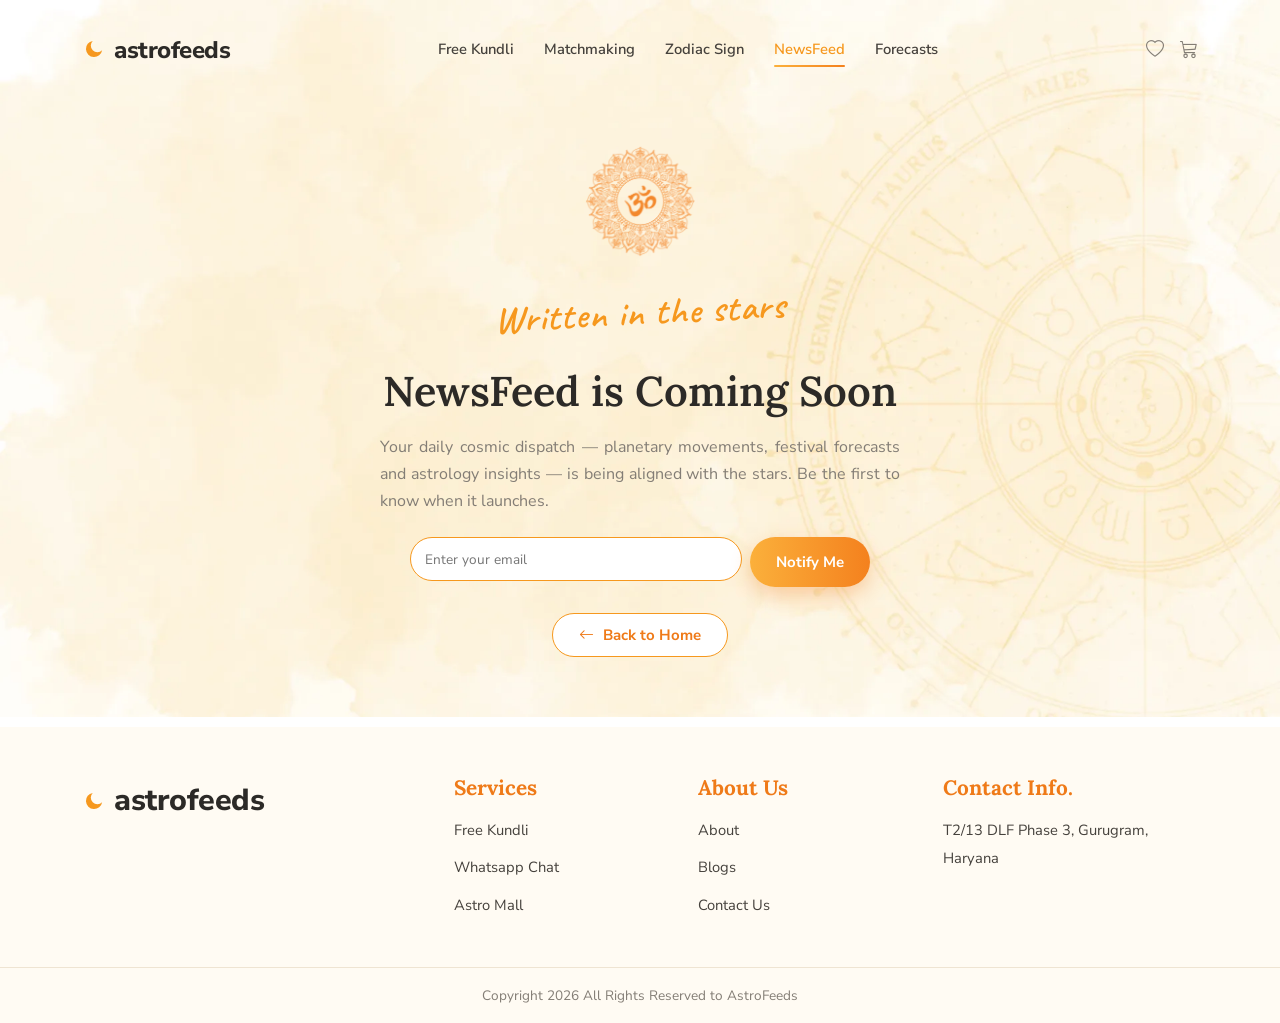
<file: newsfeed.html>
<!DOCTYPE html>
<html lang="en">
<head>
<meta charset="UTF-8">
<meta name="viewport" content="width=device-width, initial-scale=1.0">
<title>NewsFeed — Coming Soon | AstroFeeds</title>
<meta name="description" content="The AstroFeeds NewsFeed is coming soon — daily cosmic updates, planetary news and astrology insights.">
<link rel="preconnect" href="https://fonts.googleapis.com">
<link rel="preconnect" href="https://fonts.gstatic.com" crossorigin>
<link href="https://fonts.googleapis.com/css2?family=Caveat:wght@500;600&family=Lora:wght@400;500;600;700&family=Nunito+Sans:wght@300;400;600;700;800&display=swap" rel="stylesheet">
<link href="https://cdn.jsdelivr.net/npm/bootstrap@5.3.3/dist/css/bootstrap.min.css" rel="stylesheet">
<link href="https://cdn.jsdelivr.net/npm/bootstrap-icons@1.11.3/font/bootstrap-icons.min.css" rel="stylesheet">
<link href="css/style.css" rel="stylesheet">
</head>
<body>

<div class="top-bg" style="background: url('assets/images/bg-main.webp') center top / cover no-repeat;">
<header class="site-header">
  <div class="container nav">
    <a href="index.html" class="brand"><svg class="moon" viewBox="0 0 24 24" fill="#F6981E"><path d="M21 12.8A8.5 8.5 0 1 1 11.2 3a6.6 6.6 0 0 0 9.8 9.8z"/></svg> astrofeeds</a>
    <button class="nav-toggle" aria-label="Menu"><i class="bi bi-list"></i></button>
    <ul class="nav-links">
      <li><a href="free-kundli.html">Free Kundli</a></li>
      <li><a href="matchmaking.html">Matchmaking</a></li>
      <li><a href="zodiac-signs.html">Zodiac Sign</a></li>
      <li><a href="newsfeed.html" class="active">NewsFeed</a></li>
      <li><a href="forecast.html">Forecasts</a></li>
    </ul>
    <div class="nav-icons"><i class="bi bi-heart"></i><i class="bi bi-cart3"></i></div>
  </div>
</header>

<section class="coming" style="background:transparent;">
  <div class="container">
    <img class="mandala" src="assets/images/mandala-2.webp" alt="" loading="lazy">
    <div class="eyebrow" style="margin-bottom: 20px;">Written in the stars</div>
    <h1>NewsFeed is Coming Soon</h1>
    <p>Your daily cosmic dispatch — planetary movements, festival forecasts and astrology insights — is being aligned with the stars. Be the first to know when it launches.</p>
    <form class="d-flex flex-wrap justify-content-center gap-2" data-toast style="max-width:460px;margin:0 auto">
      <div class="field" style="flex:1;min-width:220px"><input type="email" placeholder="Enter your email"><small class="err"></small></div>
      <button class="btn btn-primary" type="submit">Notify Me</button>
    </form>
    <div style="margin-top:26px"><a href="index.html" class="btn btn-outline"><i class="bi bi-arrow-left"></i> Back to Home</a></div>
  </div>
</section>
</div>

<footer class="site-footer">
  <div class="container">
    <div class="footer-grid">
      <div class="footer-brand">
        <a href="index.html" class="brand"><svg class="moon" viewBox="0 0 24 24" fill="#F6981E"><path d="M21 12.8A8.5 8.5 0 1 1 11.2 3a6.6 6.6 0 0 0 9.8 9.8z"/></svg> astrofeeds</a>
      </div>
      <div class="footer-col"><h5>Services</h5><ul><li><a href="free-kundli.html">Free Kundli</a></li><li><a href="#">Whatsapp Chat</a></li><li><a href="#">Astro Mall</a></li></ul></div>
      <div class="footer-col"><h5>About Us</h5><ul><li><a href="#">About</a></li><li><a href="newsfeed.html">Blogs</a></li><li><a href="#">Contact Us</a></li></ul></div>
      <div class="footer-col"><h5>Contact Info.</h5><address>T2/13 DLF Phase 3, Gurugram, Haryana</address></div>
    </div>
  </div>
  <div class="footer-bottom">Copyright 2026 All Rights Reserved to AstroFeeds</div>
</footer>

<script src="https://cdn.jsdelivr.net/npm/bootstrap@5.3.3/dist/js/bootstrap.bundle.min.js"></script>
<script src="js/main.js"></script>
</body>
</html>
</file>
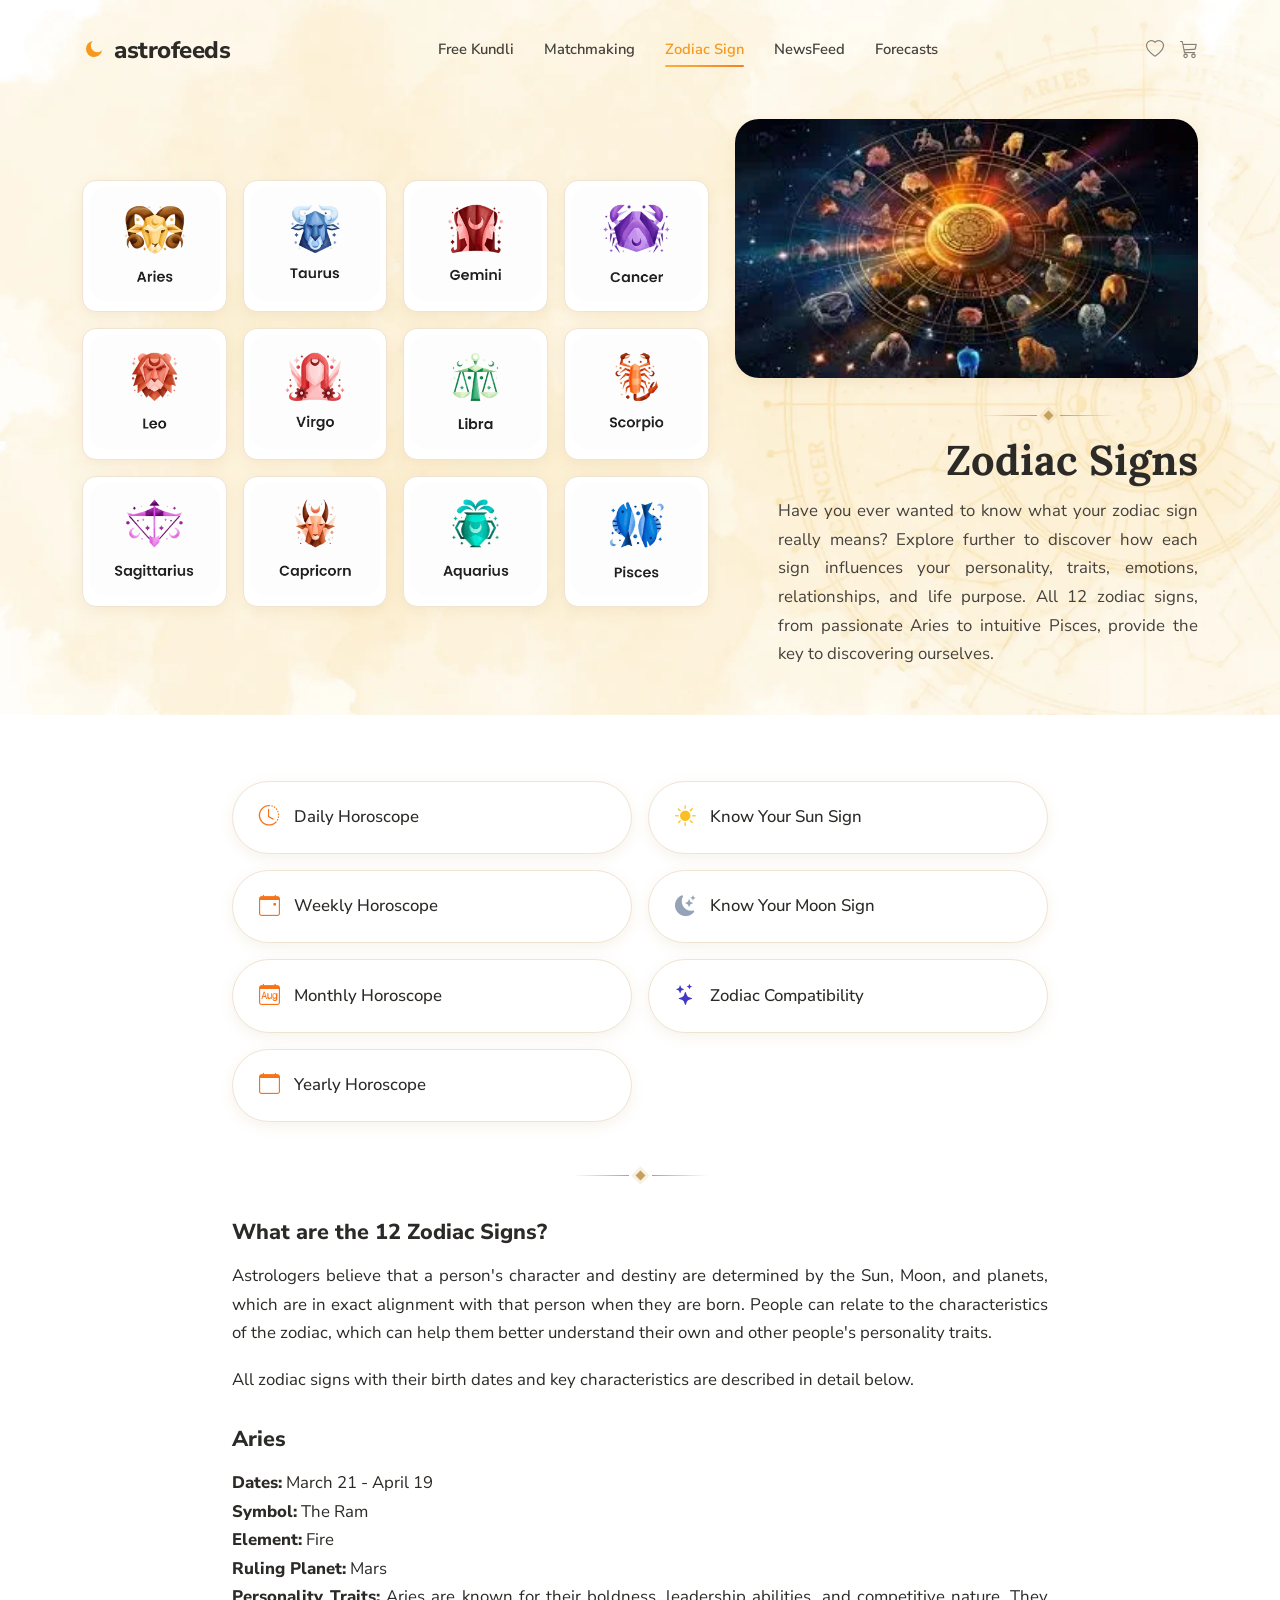
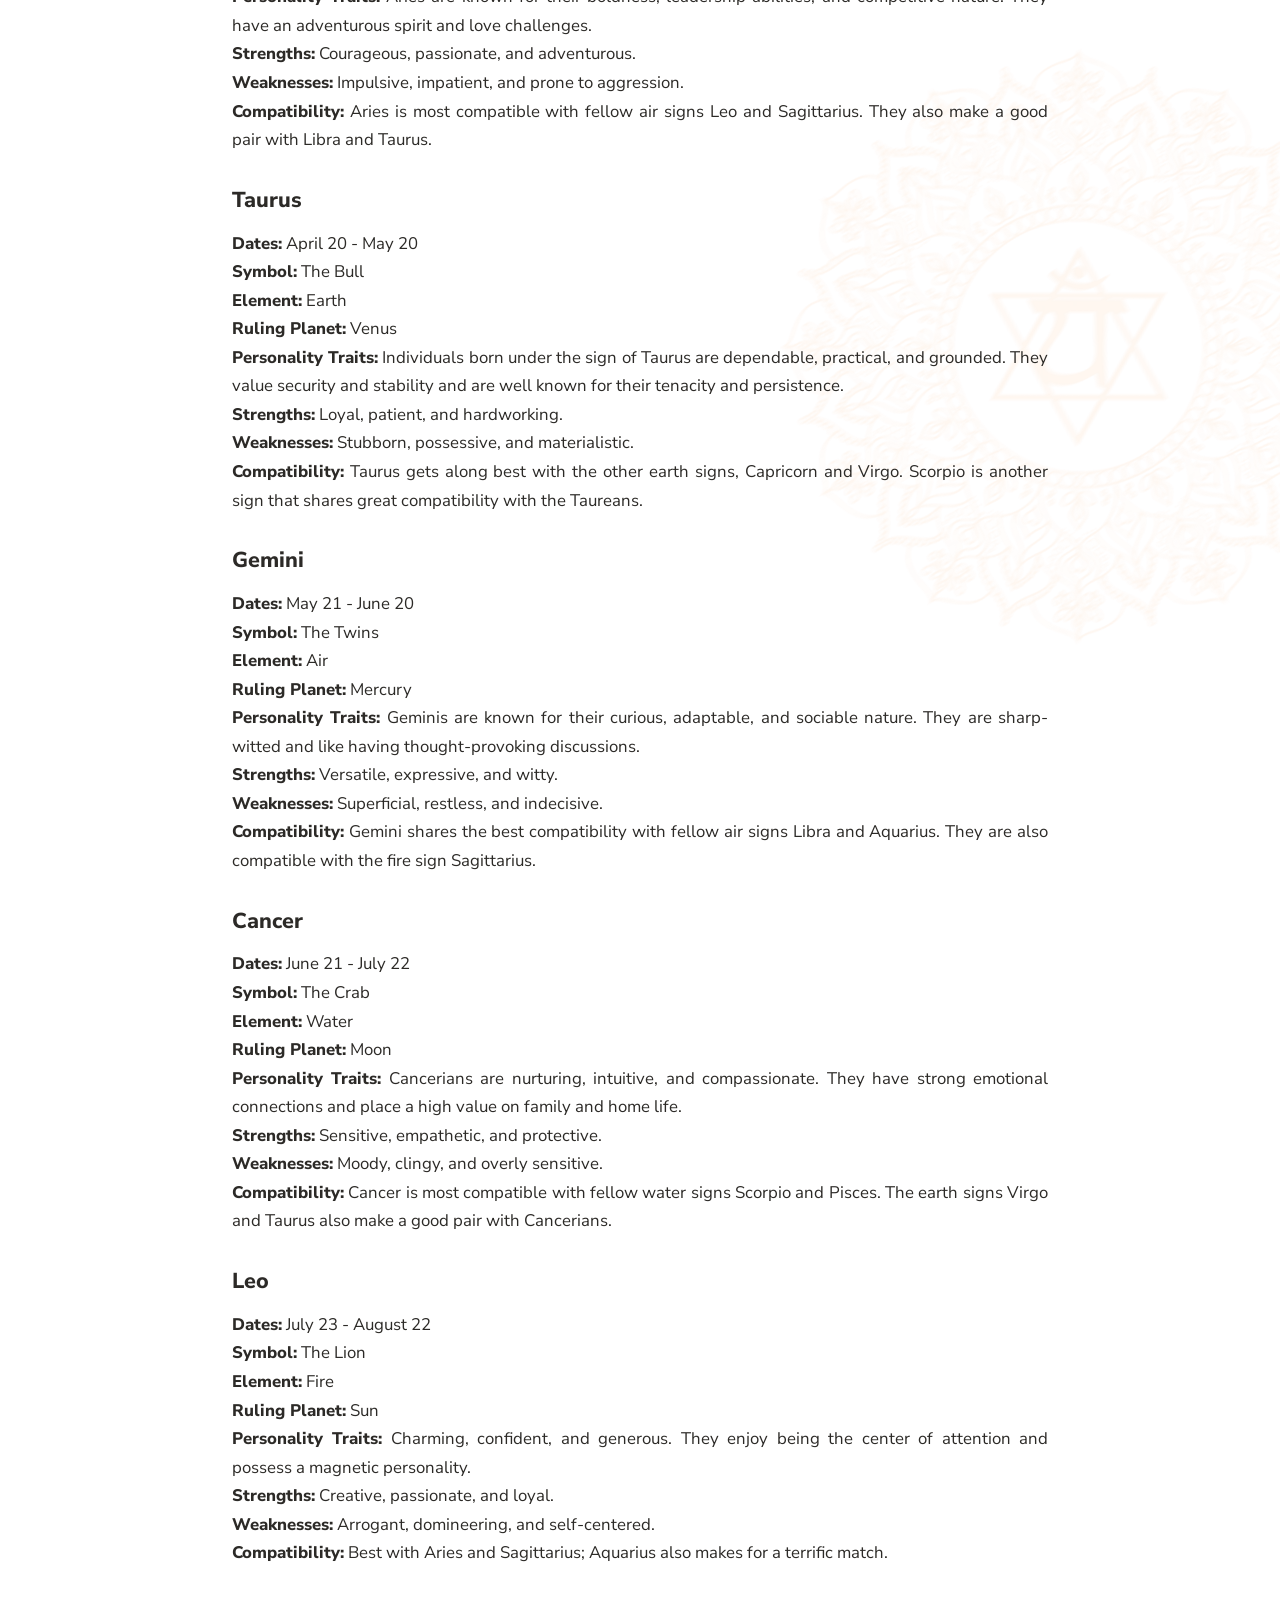
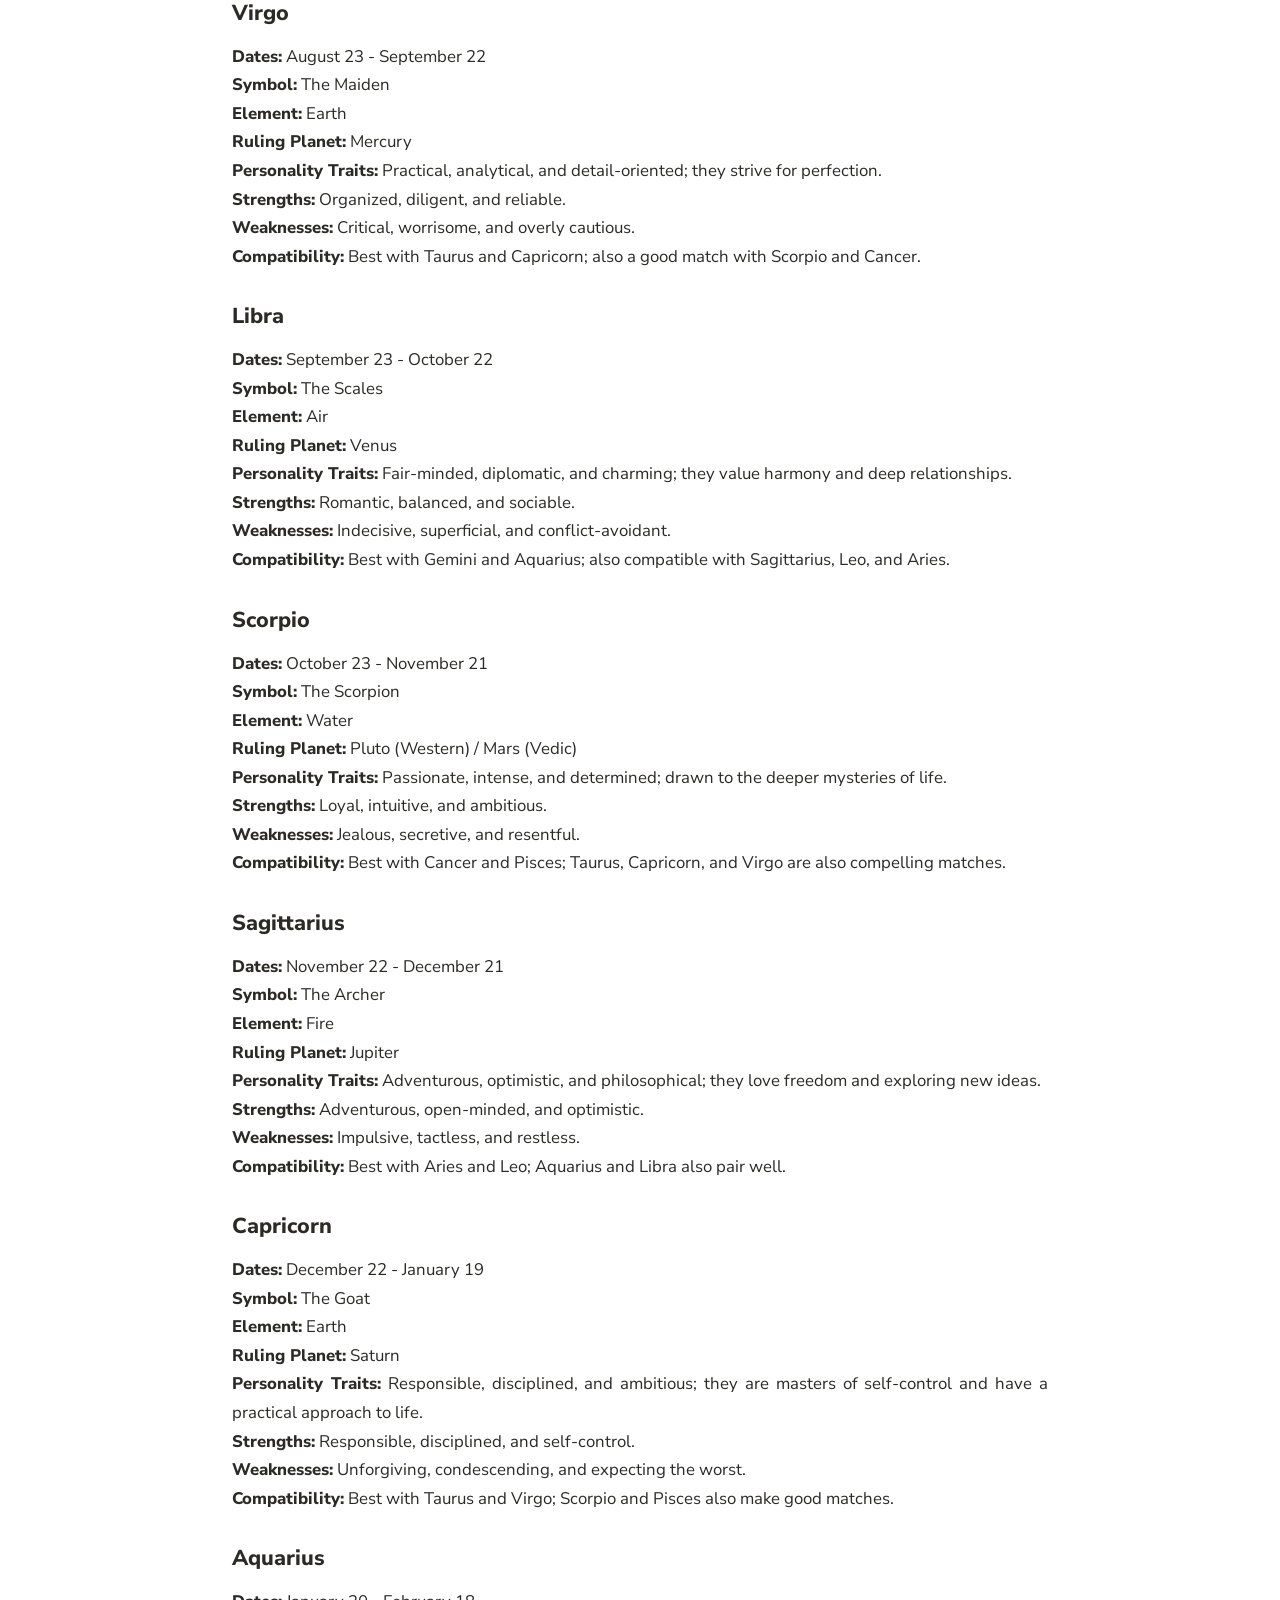
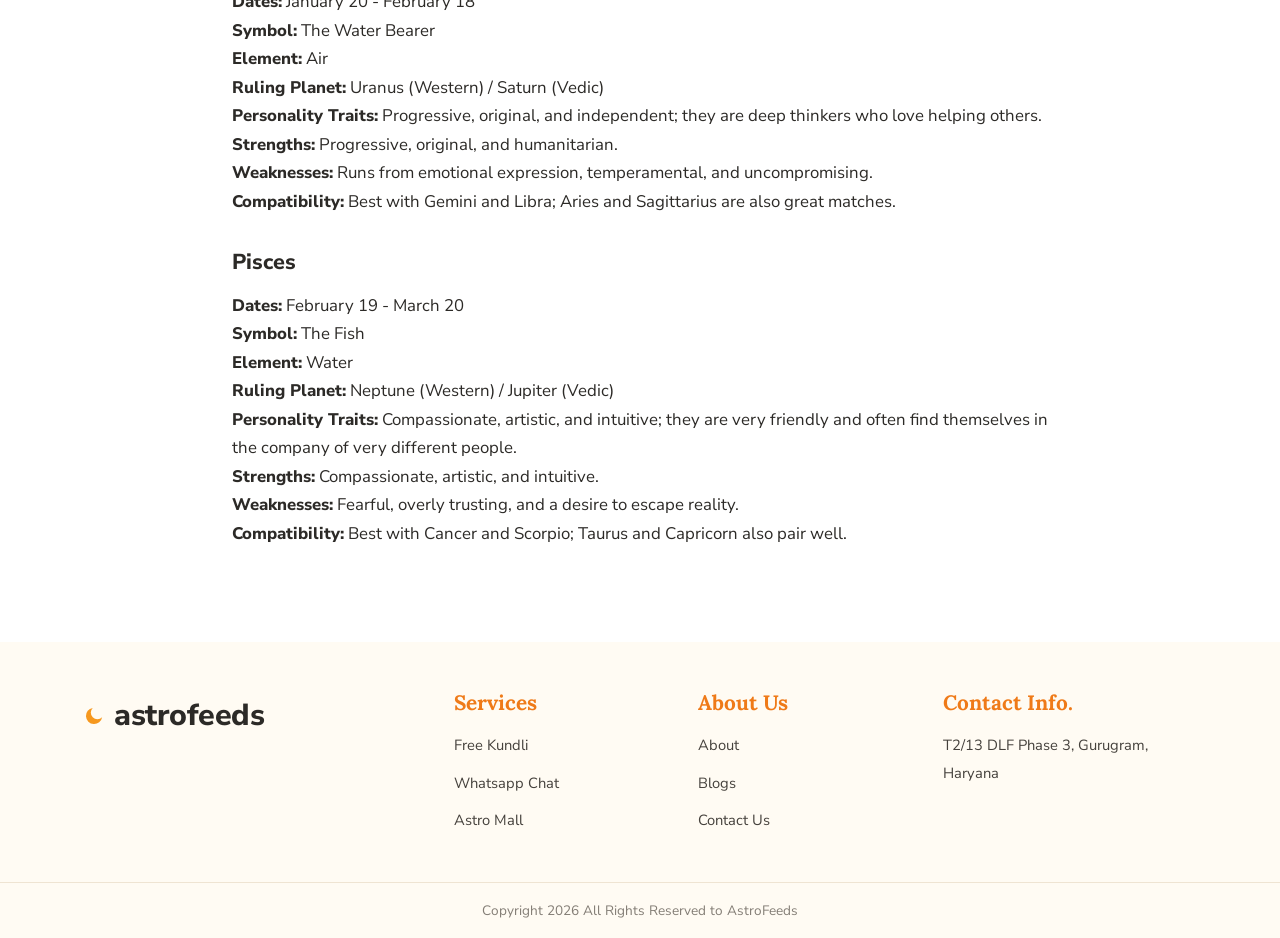
<file: zodiac-signs.html>
<!DOCTYPE html>
<html lang="en">
<head>
<meta charset="UTF-8">
<meta name="viewport" content="width=device-width, initial-scale=1.0">
<title>Zodiac Signs — 12 Signs, Traits &amp; Horoscopes | AstroFeeds</title>
<meta name="description" content="Explore the 12 zodiac signs, their traits, elements and compatibility. Read daily, weekly, monthly and yearly horoscopes with AstroFeeds.">
<link rel="preconnect" href="https://fonts.googleapis.com">
<link rel="preconnect" href="https://fonts.gstatic.com" crossorigin>
<link href="https://fonts.googleapis.com/css2?family=Caveat:wght@500;600&family=Lora:wght@400;500;600;700&family=Nunito+Sans:wght@300;400;600;700;800&display=swap" rel="stylesheet">
<link href="https://cdn.jsdelivr.net/npm/bootstrap@5.3.3/dist/css/bootstrap.min.css" rel="stylesheet">
<link href="https://cdn.jsdelivr.net/npm/bootstrap-icons@1.11.3/font/bootstrap-icons.min.css" rel="stylesheet">
<link href="css/style.css" rel="stylesheet">
</head>
<body>

<div class="top-bg" style="background: url('assets/images/bg-main.webp') center top / cover no-repeat;">
<header class="site-header">
  <div class="container nav">
    <a href="index.html" class="brand"><svg class="moon" viewBox="0 0 24 24" fill="#F6981E"><path d="M21 12.8A8.5 8.5 0 1 1 11.2 3a6.6 6.6 0 0 0 9.8 9.8z"/></svg> astrofeeds</a>
    <button class="nav-toggle" aria-label="Menu"><i class="bi bi-list"></i></button>
    <ul class="nav-links">
      <li><a href="free-kundli.html">Free Kundli</a></li>
      <li><a href="matchmaking.html">Matchmaking</a></li>
      <li><a href="zodiac-signs.html" class="active">Zodiac Sign</a></li>
      <li><a href="newsfeed.html">NewsFeed</a></li>
      <li><a href="forecast.html">Forecasts</a></li>
    </ul>
    <div class="nav-icons"><i class="bi bi-heart"></i><i class="bi bi-cart3"></i></div>
  </div>
</header>

<section class="pagehead" style="background:transparent; padding:34px 0 46px; position:relative; overflow:hidden;">
  <div class="container pagehead-grid">
    <div class="zodiac-grid" >
      <div class="icon-card text-center" style="padding-bottom:10px; cursor:pointer;"><img src="assets/images/icons/Forecast/aries.png" alt="Aries" loading="lazy"></div>
      <div class="icon-card text-center" style="padding-bottom:10px; cursor:pointer;"><img src="assets/images/icons/Forecast/Taurus.png" alt="Taurus" loading="lazy"></div>
      <div class="icon-card text-center" style="padding-bottom:10px; cursor:pointer;"><img src="assets/images/icons/Forecast/gemini.png" alt="Gemini" loading="lazy"></div>
      <div class="icon-card text-center" style="padding-bottom:10px; cursor:pointer;"><img src="assets/images/icons/Forecast/Cancer.png" alt="Cancer" loading="lazy"></div>
      <div class="icon-card text-center" style="padding-bottom:10px; cursor:pointer;"><img src="assets/images/icons/Forecast/Leo.png" alt="Leo" loading="lazy"></div>
      <div class="icon-card text-center" style="padding-bottom:10px; cursor:pointer;"><img src="assets/images/icons/Forecast/Virgo.png" alt="Virgo" loading="lazy"></div>
      <div class="icon-card text-center" style="padding-bottom:10px; cursor:pointer;"><img src="assets/images/icons/Forecast/Libra.png" alt="Libra" loading="lazy"></div>
      <div class="icon-card text-center" style="padding-bottom:10px; cursor:pointer;"><img src="assets/images/icons/Forecast/Scorpio.png" alt="Scorpio" loading="lazy"></div>
      <div class="icon-card text-center" style="padding-bottom:10px; cursor:pointer;"><img src="assets/images/icons/Forecast/Sagittarius.png" alt="Sagittarius" loading="lazy"></div>
      <div class="icon-card text-center" style="padding-bottom:10px; cursor:pointer;"><img src="assets/images/icons/Forecast/Capricorn.png" alt="Capricorn" loading="lazy"></div>
      <div class="icon-card text-center" style="padding-bottom:10px; cursor:pointer;"><img src="assets/images/icons/Forecast/Aquarius.png" alt="Aquarius" loading="lazy"></div>
      <div class="icon-card text-center" style="padding-bottom:10px; cursor:pointer;"><img src="assets/images/icons/Forecast/Pisces.png" alt="Pisces" loading="lazy"></div>
    </div>
    <div style="display:flex; flex-direction:column; align-items:flex-end; text-align:right;">
      <img src="assets/images/hero-zodiac.webp" alt="Zodiac Signs" style="width:100%; max-height:280px; object-fit:cover; border-radius:24px; margin-bottom:24px; box-shadow:var(--shadow-sm);">
      <div class="divider" style="justify-content:flex-end; margin-bottom:16px; width:100%; max-width:300px;"><span></span></div>
      <h2 style="font-family:var(--f-display); font-size:2.6rem; font-weight:700; color:var(--ink); margin-bottom:12px; line-height:1.2;">Zodiac Signs</h2>
      <p style="color:var(--ink-2); font-size:1.05rem; line-height:1.7; max-width:420px; margin:0;">Have you ever wanted to know what your zodiac sign really means? Explore further to discover how each sign influences your personality, traits, emotions, relationships, and life purpose. All 12 zodiac signs, from passionate Aries to intuitive Pisces, provide the key to discovering ourselves.</p>
    </div>
  </div>
</section>
</div>

<!-- horoscope filter pills -->
<section class="section" style="padding-bottom:30px">
  <div class="container" style="max-width:860px">
    <div class="pill-grid">
      <div class="pill-btn"><i class="bi bi-clock-history" style="color:#f97316; font-size:1.3rem;"></i> Daily Horoscope</div>
      <div class="pill-btn"><i class="bi bi-brightness-high-fill" style="color:#fbbf24; font-size:1.3rem;"></i> Know Your Sun Sign</div>
      <div class="pill-btn"><i class="bi bi-calendar-event" style="color:#f97316; font-size:1.3rem;"></i> Weekly Horoscope</div>
      <div class="pill-btn"><i class="bi bi-moon-stars-fill" style="color:#94a3b8; font-size:1.3rem;"></i> Know Your Moon Sign</div>
      <div class="pill-btn"><i class="bi bi-calendar-month" style="color:#f97316; font-size:1.3rem;"></i> Monthly Horoscope</div>
      <div class="pill-btn"><i class="bi bi-stars" style="color:#4338ca; font-size:1.3rem;"></i> Zodiac Compatibility</div>
      <div class="pill-btn"><i class="bi bi-calendar" style="color:#f97316; font-size:1.3rem;"></i> Yearly Horoscope</div>
    </div>
    <div class="divider" style="justify-content:center; margin-top:50px; margin-bottom:10px;"><span></span></div>
  </div>
</section>

<!-- static sign detail -->
<section class="section" style="padding-top:0; position:relative; overflow:hidden;">
  <div class="wm" style="top:10%;right:-100px;width:600px;opacity:0.06;"><img src="assets/images/mandala-1.webp" alt="" loading="lazy"></div>
  <div class="container content" style="max-width:860px; position:relative; z-index:1;">
    <h3>What are the 12 Zodiac Signs?</h3>
    <p>Astrologers believe that a person's character and destiny are determined by the Sun, Moon, and planets, which are in exact alignment with that person when they are born. People can relate to the characteristics of the zodiac, which can help them better understand their own and other people's personality traits.</p>
    <p>All zodiac signs with their birth dates and key characteristics are described in detail below.</p>

    <h3 style="margin-top:32px;">Aries</h3>
    <p><strong>Dates:</strong> March 21 - April 19<br>
    <strong>Symbol:</strong> The Ram<br>
    <strong>Element:</strong> Fire<br>
    <strong>Ruling Planet:</strong> Mars<br>
    <strong>Personality Traits:</strong> Aries are known for their boldness, leadership abilities, and competitive nature. They have an adventurous spirit and love challenges.<br>
    <strong>Strengths:</strong> Courageous, passionate, and adventurous.<br>
    <strong>Weaknesses:</strong> Impulsive, impatient, and prone to aggression.<br>
    <strong>Compatibility:</strong> Aries is most compatible with fellow air signs Leo and Sagittarius. They also make a good pair with Libra and Taurus.</p>

    <h3 style="margin-top:32px;">Taurus</h3>
    <p><strong>Dates:</strong> April 20 - May 20<br>
    <strong>Symbol:</strong> The Bull<br>
    <strong>Element:</strong> Earth<br>
    <strong>Ruling Planet:</strong> Venus<br>
    <strong>Personality Traits:</strong> Individuals born under the sign of Taurus are dependable, practical, and grounded. They value security and stability and are well known for their tenacity and persistence.<br>
    <strong>Strengths:</strong> Loyal, patient, and hardworking.<br>
    <strong>Weaknesses:</strong> Stubborn, possessive, and materialistic.<br>
    <strong>Compatibility:</strong> Taurus gets along best with the other earth signs, Capricorn and Virgo. Scorpio is another sign that shares great compatibility with the Taureans.</p>

    <h3 style="margin-top:32px;">Gemini</h3>
    <p><strong>Dates:</strong> May 21 - June 20<br>
    <strong>Symbol:</strong> The Twins<br>
    <strong>Element:</strong> Air<br>
    <strong>Ruling Planet:</strong> Mercury<br>
    <strong>Personality Traits:</strong> Geminis are known for their curious, adaptable, and sociable nature. They are sharp-witted and like having thought-provoking discussions.<br>
    <strong>Strengths:</strong> Versatile, expressive, and witty.<br>
    <strong>Weaknesses:</strong> Superficial, restless, and indecisive.<br>
    <strong>Compatibility:</strong> Gemini shares the best compatibility with fellow air signs Libra and Aquarius. They are also compatible with the fire sign Sagittarius.</p>

    <h3 style="margin-top:32px;">Cancer</h3>
    <p><strong>Dates:</strong> June 21 - July 22<br>
    <strong>Symbol:</strong> The Crab<br>
    <strong>Element:</strong> Water<br>
    <strong>Ruling Planet:</strong> Moon<br>
    <strong>Personality Traits:</strong> Cancerians are nurturing, intuitive, and compassionate. They have strong emotional connections and place a high value on family and home life.<br>
    <strong>Strengths:</strong> Sensitive, empathetic, and protective.<br>
    <strong>Weaknesses:</strong> Moody, clingy, and overly sensitive.<br>
    <strong>Compatibility:</strong> Cancer is most compatible with fellow water signs Scorpio and Pisces. The earth signs Virgo and Taurus also make a good pair with Cancerians.</p>

    <h3 style="margin-top:32px;">Leo</h3>
    <p><strong>Dates:</strong> July 23 - August 22<br>
    <strong>Symbol:</strong> The Lion<br>
    <strong>Element:</strong> Fire<br>
    <strong>Ruling Planet:</strong> Sun<br>
    <strong>Personality Traits:</strong> Charming, confident, and generous. They enjoy being the center of attention and possess a magnetic personality.<br>
    <strong>Strengths:</strong> Creative, passionate, and loyal.<br>
    <strong>Weaknesses:</strong> Arrogant, domineering, and self-centered.<br>
    <strong>Compatibility:</strong> Best with Aries and Sagittarius; Aquarius also makes for a terrific match.</p>

    <h3 style="margin-top:32px;">Virgo</h3>
    <p><strong>Dates:</strong> August 23 - September 22<br>
    <strong>Symbol:</strong> The Maiden<br>
    <strong>Element:</strong> Earth<br>
    <strong>Ruling Planet:</strong> Mercury<br>
    <strong>Personality Traits:</strong> Practical, analytical, and detail-oriented; they strive for perfection.<br>
    <strong>Strengths:</strong> Organized, diligent, and reliable.<br>
    <strong>Weaknesses:</strong> Critical, worrisome, and overly cautious.<br>
    <strong>Compatibility:</strong> Best with Taurus and Capricorn; also a good match with Scorpio and Cancer.</p>

    <h3 style="margin-top:32px;">Libra</h3>
    <p><strong>Dates:</strong> September 23 - October 22<br>
    <strong>Symbol:</strong> The Scales<br>
    <strong>Element:</strong> Air<br>
    <strong>Ruling Planet:</strong> Venus<br>
    <strong>Personality Traits:</strong> Fair-minded, diplomatic, and charming; they value harmony and deep relationships.<br>
    <strong>Strengths:</strong> Romantic, balanced, and sociable.<br>
    <strong>Weaknesses:</strong> Indecisive, superficial, and conflict-avoidant.<br>
    <strong>Compatibility:</strong> Best with Gemini and Aquarius; also compatible with Sagittarius, Leo, and Aries.</p>

    <h3 style="margin-top:32px;">Scorpio</h3>
    <p><strong>Dates:</strong> October 23 - November 21<br>
    <strong>Symbol:</strong> The Scorpion<br>
    <strong>Element:</strong> Water<br>
    <strong>Ruling Planet:</strong> Pluto (Western) / Mars (Vedic)<br>
    <strong>Personality Traits:</strong> Passionate, intense, and determined; drawn to the deeper mysteries of life.<br>
    <strong>Strengths:</strong> Loyal, intuitive, and ambitious.<br>
    <strong>Weaknesses:</strong> Jealous, secretive, and resentful.<br>
    <strong>Compatibility:</strong> Best with Cancer and Pisces; Taurus, Capricorn, and Virgo are also compelling matches.</p>

    <h3 style="margin-top:32px;">Sagittarius</h3>
    <p><strong>Dates:</strong> November 22 - December 21<br>
    <strong>Symbol:</strong> The Archer<br>
    <strong>Element:</strong> Fire<br>
    <strong>Ruling Planet:</strong> Jupiter<br>
    <strong>Personality Traits:</strong> Adventurous, optimistic, and philosophical; they love freedom and exploring new ideas.<br>
    <strong>Strengths:</strong> Adventurous, open-minded, and optimistic.<br>
    <strong>Weaknesses:</strong> Impulsive, tactless, and restless.<br>
    <strong>Compatibility:</strong> Best with Aries and Leo; Aquarius and Libra also pair well.</p>

    <h3 style="margin-top:32px;">Capricorn</h3>
    <p><strong>Dates:</strong> December 22 - January 19<br>
    <strong>Symbol:</strong> The Goat<br>
    <strong>Element:</strong> Earth<br>
    <strong>Ruling Planet:</strong> Saturn<br>
    <strong>Personality Traits:</strong> Responsible, disciplined, and ambitious; they are masters of self-control and have a practical approach to life.<br>
    <strong>Strengths:</strong> Responsible, disciplined, and self-control.<br>
    <strong>Weaknesses:</strong> Unforgiving, condescending, and expecting the worst.<br>
    <strong>Compatibility:</strong> Best with Taurus and Virgo; Scorpio and Pisces also make good matches.</p>

    <h3 style="margin-top:32px;">Aquarius</h3>
    <p><strong>Dates:</strong> January 20 - February 18<br>
    <strong>Symbol:</strong> The Water Bearer<br>
    <strong>Element:</strong> Air<br>
    <strong>Ruling Planet:</strong> Uranus (Western) / Saturn (Vedic)<br>
    <strong>Personality Traits:</strong> Progressive, original, and independent; they are deep thinkers who love helping others.<br>
    <strong>Strengths:</strong> Progressive, original, and humanitarian.<br>
    <strong>Weaknesses:</strong> Runs from emotional expression, temperamental, and uncompromising.<br>
    <strong>Compatibility:</strong> Best with Gemini and Libra; Aries and Sagittarius are also great matches.</p>

    <h3 style="margin-top:32px;">Pisces</h3>
    <p><strong>Dates:</strong> February 19 - March 20<br>
    <strong>Symbol:</strong> The Fish<br>
    <strong>Element:</strong> Water<br>
    <strong>Ruling Planet:</strong> Neptune (Western) / Jupiter (Vedic)<br>
    <strong>Personality Traits:</strong> Compassionate, artistic, and intuitive; they are very friendly and often find themselves in the company of very different people.<br>
    <strong>Strengths:</strong> Compassionate, artistic, and intuitive.<br>
    <strong>Weaknesses:</strong> Fearful, overly trusting, and a desire to escape reality.<br>
    <strong>Compatibility:</strong> Best with Cancer and Scorpio; Taurus and Capricorn also pair well.</p>
  </div>
</section>

<footer class="site-footer">
  <div class="container">
    <div class="footer-grid">
      <div class="footer-brand">
        <a href="index.html" class="brand"><svg class="moon" viewBox="0 0 24 24" fill="#F6981E"><path d="M21 12.8A8.5 8.5 0 1 1 11.2 3a6.6 6.6 0 0 0 9.8 9.8z"/></svg> astrofeeds</a>
      </div>
      <div class="footer-col"><h5>Services</h5><ul><li><a href="free-kundli.html">Free Kundli</a></li><li><a href="#">Whatsapp Chat</a></li><li><a href="#">Astro Mall</a></li></ul></div>
      <div class="footer-col"><h5>About Us</h5><ul><li><a href="#">About</a></li><li><a href="newsfeed.html">Blogs</a></li><li><a href="#">Contact Us</a></li></ul></div>
      <div class="footer-col"><h5>Contact Info.</h5><address>T2/13 DLF Phase 3, Gurugram, Haryana</address></div>
    </div>
  </div>
  <div class="footer-bottom">Copyright 2026 All Rights Reserved to AstroFeeds</div>
</footer>

<script src="https://cdn.jsdelivr.net/npm/bootstrap@5.3.3/dist/js/bootstrap.bundle.min.js"></script>
<script src="js/main.js"></script>
</body>
</html>
</file>
<file: css/style.css>
/* =============================================================
   AstroFeeds — Shared Design System
   Fonts: Lora (display / serif headings) + Nunito Sans (body / UI)
   No italic / no cursive anywhere.
   Top sections use ../assets/images/bg-main.webp texture.
   ============================================================= */

:root{
  /* palette */
  --cream:        #FFFBF3;
  --cream-2:      #FDF4E4;
  --peach:        #FBE6C4;
  --peach-soft:   #FCEFD8;
  --orange:       #F6981E;
  --orange-d:     #EF7A18;
  --grad:         linear-gradient(90deg,#FBB03B 0%,#F4811E 100%);
  --grad-v:       linear-gradient(180deg,#FBA82D 0%,#F27C1A 100%);
  --green:        #33A94B;
  --green-d:      #2C9241;
  --gold:         #C6A15B;
  --gold-soft:    #D8BE8B;
  --ink:          #2C2A27;
  --ink-2:        #45413c;
  --muted:        #837d75;
  --line:         #efe4d2;
  --card:         #ffffff;

  /* type */
  --f-display: 'Lora', Georgia, 'Times New Roman', serif;
  --f-body:    'Nunito Sans', system-ui, -apple-system, sans-serif;

  --shadow-sm: 0 4px 14px rgba(180,140,60,.10);
  --shadow-md: 0 12px 34px rgba(180,130,50,.14);
  --radius: 16px;
  --maxw: 1160px;
}

*{box-sizing:border-box;}
html{scroll-behavior:smooth; overflow-x:hidden;}
body{
  margin:0;
  font-family:var(--f-body);
  color:var(--ink);
  background:#fff;
  font-size:16px;
  line-height:1.7;
  font-style:normal;
  -webkit-font-smoothing:antialiased;
  overflow-x:hidden;
}
img{max-width:100%;display:block;}
a{color:inherit;text-decoration:none;}
em,i{font-style:normal;} /* enforce: no italic anywhere */

h1,h2,h3,h4,h5{font-family:var(--f-display);color:var(--ink);line-height:1.25;margin:0 0 .4em;font-weight:600;font-style:normal;}
p{margin:0 0 1rem;color:var(--ink-2);text-align:justify;}

.container{max-width:var(--maxw);margin:0 auto;padding:0 22px;}
.text-orange{color:var(--orange);}
.text-green{color:var(--green);}

/* eyebrow label (now cursive orange script to match image) */
.eyebrow{font-family:'Caveat', cursive;color:var(--orange);font-size:2.4rem;font-weight:600;font-style:normal;margin-bottom:-5px;letter-spacing:1px;transform:rotate(-3deg);display:inline-block;}
.accent-label{font-family:'Caveat', cursive;color:var(--orange);font-weight:600;font-style:normal;font-size:2rem;letter-spacing:1px;}

/* ---------- Section rhythm ---------- */
.section{padding:66px 0;position:relative;}
.section-head{text-align:center;max-width:720px;margin:0 auto 42px;}
.section-head h2{font-size:2.1rem;margin-bottom:.3rem;}
.section-head p{color:var(--muted); text-align: center;}

/* ornamental divider */
.divider{display:flex;align-items:center;justify-content:center;gap:8px;margin:10px auto 18px;}
.divider::before,.divider::after{content:"";height:1px;width:56px;background:linear-gradient(90deg,transparent,var(--gold));}
.divider::after{background:linear-gradient(90deg,var(--gold),transparent);}
.divider span{width:7px;height:7px;background:var(--gold);transform:rotate(45deg);box-shadow:0 0 0 3px rgba(198,161,91,.16);}

/* ---------- Buttons ---------- */
.btn{
  display:inline-flex;align-items:center;justify-content:center;gap:9px;
  font-family:var(--f-body);font-weight:700;font-size:.94rem;
  padding:13px 26px;border-radius:40px;border:none;cursor:pointer;
  transition:transform .18s ease,box-shadow .18s ease,filter .18s ease;line-height:1;
}
.btn:hover{transform:translateY(-2px);}
.btn-primary{background:var(--grad);color:#fff;box-shadow:0 8px 20px rgba(240,122,24,.32);}
.btn-primary:hover{filter:brightness(1.04);box-shadow:0 12px 26px rgba(240,122,24,.4);}
.btn-green{background:var(--green);color:#fff;box-shadow:0 8px 20px rgba(51,169,75,.3);}
.btn-green:hover{background:var(--green-d);}
.btn-outline{background:#fff;color:var(--orange-d);border:1.5px solid var(--orange);}
.btn-outline:hover{background:#fff6ea;}
.btn-lg{padding:15px 34px;font-size:.98rem;}
.btn-block{width:100%;}

/* ============================================================
   HEADER / NAV
   ============================================================ */
.site-header{position:sticky;top:0;z-index:100;padding-top: 15px;}
.nav{display:flex;align-items:center;justify-content:space-between;height:70px;}
.brand{display:flex;align-items:center;gap:9px;font-family:var(--f-body);font-weight:800;font-size:1.5rem;color:var(--ink);letter-spacing:-.5px;}
.brand .moon{width:23px;height:23px;display:inline-block;}
.nav-links{display:flex;align-items:center;gap:30px;list-style:none;margin:0;padding:0;}
.nav-links a{font-size:.92rem;font-weight:600;color:var(--ink-2);position:relative;padding:6px 0;transition:color .18s;}
.nav-links a:hover{color:var(--orange);}
.nav-links a.active{color:var(--orange);}
.nav-links a.active::after{content:"";position:absolute;left:0;bottom:-2px;width:100%;height:2px;background:var(--grad);border-radius:2px;}
.nav-icons{display:flex;align-items:center;gap:16px;color:var(--muted);}
.nav-icons i{font-size:1.12rem;cursor:pointer;transition:color .18s;}
.nav-icons i:hover{color:var(--orange);}
.nav-toggle{display:none;background:none;border:none;font-size:1.5rem;color:var(--ink);cursor:pointer;}

/* ============================================================
   FOOTER
   ============================================================ */
.site-footer{background:var(--cream);padding:48px 0 0;margin-top:10px;}
.footer-grid{display:grid;grid-template-columns:1.6fr 1fr 1fr 1.2fr;gap:32px;padding-bottom:38px;align-items:start;}
.footer-brand .brand{font-size:1.9rem;}
.footer-col h5{font-family:var(--f-display);font-weight:700;color:var(--orange-d);font-size:1.3rem;margin-bottom:16px;}
.footer-col ul{list-style:none;margin:0;padding:0;}
.footer-col li{margin-bottom:10px;}
.footer-col a{color:var(--ink-2);font-size:.92rem;}
.footer-col a:hover{color:var(--orange);}
.footer-col address{font-style:normal;color:var(--ink-2);font-size:.92rem;line-height:1.9;}
.footer-bottom{border-top:1px solid var(--line);text-align:center;padding:16px 0;color:var(--muted);font-size:.85rem;}

/* ============================================================
   HERO (home)
   ============================================================ */
.hero{position:relative;overflow:hidden;}
.hero-inner{display:grid;grid-template-columns:1.2fr 0.8fr;align-items:center;gap:24px;padding:30px 22px 34px;}
.hero h1{font-size:2.6rem;line-height:1.2;margin-bottom:14px;font-weight:600;}
.hero-lead{color:var(--ink-2);max-width:48ch;margin-bottom:24px;}
.hero-actions{display:flex;gap:14px;flex-wrap:wrap;}
.hero-btn { font-size: 1.1rem; padding: 14px 32px; border-radius: 50px; justify-content: center; }
.hero-art{position:relative;}
.hero-art img{margin-left:auto;filter:drop-shadow(0 24px 40px rgba(180,120,40,.20));}

/* faint mandala watermark (as seen faintly in PDF sections) */
.wm{position:absolute;opacity:.05;pointer-events:none;z-index:0;}
.wm img{width:100%;}
.section > .container{position:relative;z-index:1;}

/* ============================================================
   FORM CARD / DEVICE FRAME
   ============================================================ */
.device-frame{background:#fff;border:10px solid #111;border-radius:24px;padding:34px 24px;box-shadow:0 30px 60px rgba(0,0,0,0.15);position:relative;max-width:380px;margin:0 auto;}
.device-frame::after{content:"";position:absolute;right:-14px;top:140px;width:6px;height:120px;background:#f0f0f0;border:1px solid #ddd;border-radius:10px;box-shadow:2px 2px 6px rgba(0,0,0,0.1);}
.form-title{font-family:var(--f-display);font-weight:700;color:var(--orange);text-align:center;margin-bottom:24px;font-size:1.25rem;}
.form-grid{display:grid;grid-template-columns:1fr 1fr;gap:14px;}
.field{display:flex;flex-direction:column;gap:6px;}
.field.full{grid-column:1 / -1;}
.field label{font-size:.7rem;color:var(--ink-2);font-weight:600;}
.field input,.field select{font-family:var(--f-body);font-size:.85rem;color:var(--ink);padding:10px 14px;border:1px solid var(--orange);border-radius:40px;background:#fff;transition:border-color .18s,box-shadow .18s;width:100%;max-width:100%;height:44px;min-width:0;}
.field select{-webkit-appearance:none;appearance:none;background:#fff url("data:image/svg+xml;utf8,<svg xmlns='http://www.w3.org/2000/svg' width='16' height='16' viewBox='0 0 24 24' fill='none' stroke='%2345413c' stroke-width='2' stroke-linecap='round' stroke-linejoin='round'><path d='M6 9l6 6 6-6'/></svg>") no-repeat right 14px center;padding-right:36px;}
.field input[type="date"], .field input[type="time"] { -webkit-appearance: none; appearance: none; display: block; }
.field input:focus,.field select:focus{outline:none;box-shadow:0 0 0 3px rgba(246,152,30,.15);}
.field .err{color:#d9534f;font-size:.74rem;min-height:0;}
.form-note{font-size:.72rem;color:var(--muted);margin:12px 0 0;}

/* checklist */
.checklist{list-style:none;margin:0 0 20px;padding:0;}
.checklist li{display:flex;gap:12px;align-items:flex-start;margin-bottom:11px;color:var(--ink-2);font-size:.95rem;}
.checklist li i{color:var(--green);margin-top:3px;}
.rating{display:flex;align-items:center;gap:12px;margin:6px 0 20px;flex-wrap:wrap;}
.rating .score{font-family:var(--f-display);font-size:2.2rem;font-weight:700;color:var(--orange);display:inline-flex;align-items:center;gap:6px;}
.rating .score i{font-size:1.2rem;}
.rating .small{color:var(--muted);font-size:.82rem;}
.rating .stores{display:flex;gap:10px;align-items:center;font-size:1.5rem;}
.rating .stores i.g{color:#00B15C;}
.rating .stores i.a{color:#111;}

/* ============================================================
   STATS
   ============================================================ */
.stats{display:grid;grid-template-columns:repeat(3,1fr);gap:20px;text-align:center;align-items:flex-start;}
.stat h3{font-size:2.6rem;color:var(--orange);font-weight:700;margin-bottom:2px;}
.stat p{color:var(--muted);font-weight:600;margin:0;text-align:center;}

/* ============================================================
   FEATURE ICON GRID + inner page head (../assets/images/bg-main.webp)
   ============================================================ */
.pagehead{background:url('../../assets/images/bg-main.webp') center top / cover no-repeat, #FDF3E1;padding:34px 0 46px;position:relative;overflow:hidden;}
.pagehead-grid{display:grid;grid-template-columns:1.15fr .85fr;gap:26px;align-items:center;}
.icon-grid{display:grid;grid-template-columns:repeat(4,1fr);gap:14px;}
.zodiac-grid{display:grid;grid-template-columns:repeat(4,1fr);gap:12px;}
.icon-card{background:#fff;border:1px solid var(--line);border-radius:14px;padding:6px;box-shadow:var(--shadow-sm);transition:transform .18s,box-shadow .18s;overflow:hidden;}
.icon-card:hover{transform:translateY(-4px);box-shadow:var(--shadow-md);}
.icon-card img{width:100%;border-radius:10px;}

/* hero card on inner pages — distinct theme per page (no reused photo) */
.head-feature{border-radius:16px;overflow:hidden;position:relative;color:#fff;min-height:230px;display:flex;flex-direction:column;justify-content:flex-end;padding:26px;box-shadow:var(--shadow-md);}
.head-feature h2{color:#fff;font-size:1.9rem;margin-bottom:8px;font-weight:600;}
.head-feature p{color:rgba(255,255,255,.92);font-size:.86rem;margin:0;}
.head-feature.hf-match{background:linear-gradient(140deg,#7a1f2b 0%,#b7433a 60%,#d9743f 100%);}
.head-feature.hf-zodiac{background:linear-gradient(140deg,#241f4d 0%,#3c357e 55%,#5a4aa0 100%);}
.head-feature.hf-forecast{background:linear-gradient(140deg,#2c1a52 0%,#503192 55%,#7d52b8 100%);}
.head-feature.parchment{background:#fbeecf;color:var(--ink);align-items:center;justify-content:center;text-align:center;}
.head-feature.parchment h2{color:var(--ink);}
.head-feature.parchment p{color:var(--muted);}

/* ============================================================
   COMPARISON TABLE
   ============================================================ */
.compare{width:100%;border-collapse:collapse;background:#fff;border-radius:16px;overflow:hidden;box-shadow:var(--shadow-md);}
.compare th,.compare td{padding:16px 22px;text-align:left;border-bottom:1px solid var(--line);}
.compare thead th{background:#fff7ec;font-family:var(--f-display);font-size:1rem;color:var(--ink);font-weight:600;}
.compare thead th:not(:first-child),.compare td:not(:first-child){text-align:center;}
.compare td .yes{color:var(--green);font-size:1.2rem;}
.compare td .no{color:#e0533f;font-size:1.2rem;}
.compare tr:last-child td{border-bottom:none;}

/* ============================================================
   WHATSAPP CTA band (text + zodiac wheel only — matches PDF)
   ============================================================ */
.wa-band{display:grid;grid-template-columns:1.3fr .7fr;gap:30px;align-items:center;}
.wa-band h2{font-size:1.9rem;line-height:1.5;font-weight:600;}
.wa-band .highlight{color:var(--orange);}
.wa-band .green{color:var(--green);}
.wa-wheel img{max-width:300px;margin:0 auto;filter:drop-shadow(0 16px 30px rgba(180,120,40,.22));}

/* ============================================================
   SUBSCRIPTION PLANS
   ============================================================ */
.plan-intro{text-align:center; position:relative; z-index:1;}
.plan-intro .sub-heading{font-family:var(--f-display);font-size:1.4rem;font-weight:600;color:var(--orange);display:block;margin-bottom:24px;}
.plan-feats{display:grid;grid-template-columns:repeat(3,1fr);grid-template-rows:repeat(3,auto);grid-auto-flow:column;gap:12px 30px;max-width:860px;margin:0 auto 38px;padding:0;text-align:left;}
.plan-feats li{list-style:none;color:var(--ink-2);font-size:1.05rem;position:relative;padding-left:18px;font-family:var(--f-display);}
.plan-feats li::before{content:"\25C6";color:#3b82f6;position:absolute;left:0;font-size:0.8rem;top:5px;}
.plans{display:grid;grid-template-columns:repeat(3,1fr);grid-auto-rows:1fr;gap:22px;align-items:stretch;}
.plan{background:var(--cream);border:1.5px solid var(--orange);border-radius:20px;padding:32px 26px;text-align:center;box-shadow:var(--shadow-sm);transition:transform .2s; display:flex; flex-direction:column;}
.plan:hover{transform:translateY(-5px);box-shadow:var(--shadow-md);}
.plan .price{font-family:var(--f-display);font-size:3.5rem;font-weight:700;color:var(--orange);}
.plan .tier{font-family:var(--f-display);font-weight:700;font-size:1.3rem;color:var(--ink);margin:4px 0 24px;}
.plan .dur{color:var(--ink);font-weight:600;font-size:1.15rem;margin:24px 0 24px;}
.plan ul{list-style:none;padding:0;margin:0 0 8px;text-align:left;display:flex;flex-direction:column;gap:10px;align-items:center;flex-grow:1;}
.plan ul li{font-size:.9rem;color:var(--orange-d);display:flex;gap:8px;text-align:left;width:100%;justify-content:center;}
.plan ul li i{color:var(--green);margin-top:3px;}
.plan.featured{background:var(--grad-v);color:#fff;border:none;box-shadow:0 20px 44px rgba(240,122,24,.4);}
.plan.featured .price,.plan.featured .tier,.plan.featured .dur{color:#fff;}
.plan.featured ul li{color:#fff;}
.plan.featured ul li i{color:#fff;}
.plan.featured .btn{background:var(--cream);color:var(--orange-d);font-weight:700;}
.plan .btn{border-radius:40px;padding:12px 30px;font-weight:700;font-size:1rem;}

/* ============================================================
   CONTENT (long text pages)
   ============================================================ */
.content h3{font-family:var(--f-body);font-size:1.35rem;margin:34px 0 16px;color:var(--ink);font-weight:800;}
.content h3:first-child{margin-top:0;}
.content p{color:var(--ink);font-size:1.05rem;line-height:1.7;margin-bottom:18px;}
.content .lead-link{color:var(--orange);text-align:center;display:block;margin:14px 0;font-weight:600;}
.content strong{color:var(--ink);font-weight:800;}

/* ============================================================
   HOROSCOPE / ZODIAC controls
   ============================================================ */
.horo-tabs{display:grid;grid-template-columns:1fr 1fr;gap:16px 26px;max-width:820px;margin:0 auto;}
.horo-pill{display:flex;align-items:center;gap:12px;background:#fff;border:1px solid var(--line);border-radius:40px;padding:12px 22px;cursor:pointer;box-shadow:var(--shadow-sm);transition:all .18s;font-weight:600;color:var(--ink-2);}
.horo-pill i{color:var(--orange);font-size:1.15rem;}
.horo-pill:hover,.horo-pill.active{border-color:var(--orange);color:var(--orange-d);background:#fff8ee;}

.zodiac-grid{display:grid;grid-template-columns:repeat(4,1fr);gap:16px;}
.zodiac-card{background:#fff;border:1px solid var(--line);border-radius:16px;padding:8px;box-shadow:var(--shadow-sm);cursor:pointer;transition:transform .18s,box-shadow .18s;}
.zodiac-card:hover{transform:translateY(-5px);box-shadow:var(--shadow-md);}
.zodiac-card img{border-radius:12px;}

.sign-detail{background:#fff;border:1px solid var(--line);border-radius:20px;padding:30px;box-shadow:var(--shadow-md);}
.sign-detail .sd-head{display:flex;align-items:center;gap:18px;margin-bottom:16px;}
.sign-detail .sd-head img{width:74px;height:74px;object-fit:contain;}
.sign-detail .sd-head h3{font-size:1.7rem;margin:0;font-weight:600;}
.sign-detail .sd-dates{color:var(--orange);font-weight:700;font-size:.9rem;}
.sd-meta{display:flex;flex-wrap:wrap;gap:10px;margin:14px 0;}
.sd-meta span{background:#fff7ec;border:1px solid var(--line);border-radius:30px;padding:6px 14px;font-size:.82rem;color:var(--ink-2);}
.sd-meta b{color:var(--orange-d);}

/* Result cards */
.result{margin-top:26px;background:linear-gradient(180deg,#FFF8EC,#fff);border:1px solid var(--line);border-radius:20px;padding:28px;box-shadow:var(--shadow-md);animation:pop .4s ease;}
@keyframes pop{from{opacity:0;transform:translateY(14px);}to{opacity:1;transform:none;}}
.result h3{color:var(--orange-d);font-weight:600;}
.result-grid{display:grid;grid-template-columns:repeat(auto-fit,minmax(150px,1fr));gap:14px;margin-top:14px;}
.result-item{background:#fff;border:1px solid var(--line);border-radius:12px;padding:14px 16px;}
.result-item span{display:block;font-size:.74rem;color:var(--muted);text-transform:uppercase;letter-spacing:.5px;}
.result-item b{font-size:1.05rem;color:var(--ink);}

.score-wrap{text-align:center;margin:10px 0 20px;}
.score-num{font-family:var(--f-display);font-size:3rem;font-weight:700;color:var(--orange);}
.score-num small{font-size:1.3rem;color:var(--muted);}
.meter{height:14px;border-radius:20px;background:#f0e6d4;overflow:hidden;margin:10px auto;max-width:480px;}
.meter i{display:block;height:100%;border-radius:20px;background:var(--grad);width:0;transition:width 1s ease;}

/* Kundli chart (SVG North Indian) */
.kundli-chart{background:#fdf1d8;border:2px solid var(--gold);border-radius:12px;padding:10px;box-shadow:var(--shadow-sm);}
.kundli-chart svg{width:100%;height:auto;}
.kundli-chart text{font-family:var(--f-body);fill:var(--ink);}

/* Sun sign lookup banner */
.sun-banner{position:relative;border-radius:32px;overflow:hidden;background:url('../../assets/images/icons/Forecast/pngg.png') center/cover no-repeat;padding:70px 20px;text-align:center;box-shadow:var(--shadow-md);background-color:#fff;}
.sun-banner h2{font-family:var(--f-display);font-size:2.5rem;font-weight:700;color:var(--ink);margin-bottom:10px;}
.sun-banner .lookup{max-width:540px;margin:20px auto 0;display:flex;gap:14px;flex-wrap:wrap;justify-content:center;align-items:center;}
.sun-banner .lookup input{padding:14px 22px;border-radius:40px;border:1px solid var(--ink-2);background:#fff;font-size:1.05rem;min-width:300px;color:var(--ink);}
.sun-banner .lookup input::placeholder{color:var(--ink-2);}

/* Coming soon (newsfeed placeholder) */
.coming{min-height:62vh;display:grid;place-items:center;text-align:center;background:url('../../assets/images/bg-main.webp') center top/cover no-repeat,#FDF3E1;padding:60px 0;}
.coming .mandala{width:110px;opacity:.85;margin:0 auto 22px;}
.coming h1{font-size:2.6rem;font-weight:600;}
.coming p{max-width:520px;margin:0 auto 22px;color:var(--muted);}

@keyframes spin { 100% { transform: rotate(360deg); } }
@keyframes marquee { 0% { transform: translateX(0); } 100% { transform: translateX(-50%); } }
.wa-wheel img { animation: spin 40s linear infinite; display: block; margin: 0 auto; max-width: 100%; height: auto; }

/* ============================================================
   PILL BUTTONS (Zodiac Signs)
   ============================================================ */
.pill-grid { display: grid; grid-template-columns: repeat(2, 1fr); gap: 16px; }
.pill-btn { flex-shrink: 0; display: flex; align-items: center; gap: 14px; padding: 14px 24px; border: 1px solid var(--line); border-radius: 40px; background: #fff; color: var(--ink); font-weight: 500; font-size: 1.05rem; box-shadow: var(--shadow-sm); cursor: pointer; transition: transform 0.2s, box-shadow 0.2s; white-space: nowrap; }
.pill-btn:hover { transform: translateY(-3px); box-shadow: var(--shadow-md); }

@keyframes logo-loop { from { transform: translateX(0); } to { transform: translateX(calc(-100% - 16px)); } }

/* ============================================================
   RESPONSIVE
   ============================================================ */
@media (max-width:960px){
  .hero-inner,.pagehead-grid,.wa-band{grid-template-columns:minmax(0, 1fr);}
  .pagehead-grid > :first-child { order: 2; }
  .pagehead-grid > :last-child { order: 1; align-items: center !important; text-align: center !important; }
  .pill-grid { display: flex; overflow: hidden; user-select: none; gap: 16px; width: 100%; position: relative; }
  .marquee-track { display: flex; width: max-content; flex-shrink: 0; align-items: center; gap: 16px; min-width: 100%; animation: logo-loop 25s linear infinite; }
  .pill-grid:hover .marquee-track { animation-play-state: paused; }
  .hero h1{font-size:2.2rem;max-width:none;}
  .hero-art img{max-width:420px;margin:22px auto 0;}
  .head-feature{min-height:170px;}
  .footer-grid{grid-template-columns:1fr 1fr;}
}
@media (max-width:820px){
  .site-header { position: fixed; top: 0; left: 0; right: 0; background: #FFF9F0; padding-bottom: 10px; }
  body { padding-top: 85px; }

  .nav { position: relative; justify-content: space-between; }
  .nav .brand { position: absolute; left: 50%; transform: translateX(-50%); z-index: 10; }
  .nav-links{position:absolute;top:70px;left:0;right:0;flex-direction:column;gap:0;background:var(--cream);max-height:0;overflow:hidden;transition:max-height .3s ease;}
  .nav-links.open{max-height:420px;}
  .nav-links li{width:100%;border-bottom:1px solid var(--line);}
  .nav-links a{display:block;padding:14px 22px;}
  .nav-links a.active::after{display:none;}
  .nav-toggle{display:block; order: -1; margin-right: auto;}
  .nav-icons{margin-left:0; margin-right:8px;}
}
@media (max-width:680px){
  .container { padding: 0 16px; }
  .nav .brand { font-size: 1.25rem; gap: 6px; }
  .nav .brand .moon { width: 19px; height: 19px; }
  .nav-icons { gap: 12px; }
  .section{padding:44px 0;}
  .section-head h2{font-size:1.65rem;}
  .form-grid{grid-template-columns:minmax(0, 1fr);}
  .lookup, .coming form { flex-direction: column !important; align-items: stretch !important; width: 100%; }
  .lookup .field, .coming form .field, .lookup input, .coming form input { width: 100%; min-width: 0 !important; }
  .lookup .btn, .coming form .btn { width: 100%; }
  .device-frame { padding: 24px 16px; border-width: 6px; }
  .stats{grid-template-columns:repeat(3, 1fr);gap:10px;}
  .stat h3{font-size:1.6rem;}
  .stat p{font-size:.75rem;line-height:1.2;}
  .icon-grid{grid-template-columns:repeat(3,1fr);}
  .zodiac-grid{grid-template-columns:repeat(2,1fr);}
  .plan-feats{grid-template-columns:minmax(0, 1fr); grid-auto-flow: row; grid-template-rows: auto;}
  .plans {
    display: flex;
    overflow-x: auto;
    scroll-snap-type: x mandatory;
    gap: 16px;
    padding: 10px 0 30px;
    -webkit-overflow-scrolling: touch;
    scrollbar-width: none;
  }
  .plans::-webkit-scrollbar { display: none; }
  .plan {
    flex: 0 0 85%;
    scroll-snap-align: center;
  }
  .plan.featured{transform:none;}
  .horo-tabs{grid-template-columns:minmax(0, 1fr);}
  .footer-grid { grid-template-columns: 1fr 1fr; gap: 24px; }
  .footer-brand { grid-column: 1 / -1; display: flex; justify-content: center; margin-bottom: 10px; }
  .footer-col:last-child { grid-column: 1 / -1; }
  .compare{font-size:.82rem;}
  .compare th,.compare td{padding:12px 10px;}
  .hero h1{font-size:1.95rem;}
  .hero h1 br{display:none;}
  .hero-lead br{display:none;}
  .hero-copy { margin-top: 25px; text-align: center; }
  .hero-art { display: flex; justify-content: center; width: 100%; }
  .hero-art img { margin: 22px 0 0 0; }
  .hero-actions { flex-wrap: nowrap; gap: 8px; justify-content: center; }
  .hero-btn { padding: 12px 10px; font-size: 0.95rem; flex: 1; text-align: center; white-space: nowrap; }
  .eyebrow { white-space: nowrap; font-size: 2rem; }
}

/* ============================================================
   PILL BUTTONS (Zodiac Signs)
   ============================================================ */
.pill-grid { display: grid; grid-template-columns: repeat(2, 1fr); gap: 16px; }
.pill-btn { display: flex; align-items: center; gap: 14px; padding: 18px 26px; border: 1px solid var(--line); border-radius: 40px; background: #fff; color: var(--ink); font-weight: 500; font-size: 1.05rem; box-shadow: var(--shadow-sm); cursor: pointer; transition: transform 0.2s, box-shadow 0.2s; height: 100%; white-space: nowrap; }
.pill-btn:hover { transform: translateY(-3px); box-shadow: var(--shadow-md); }
</file>
